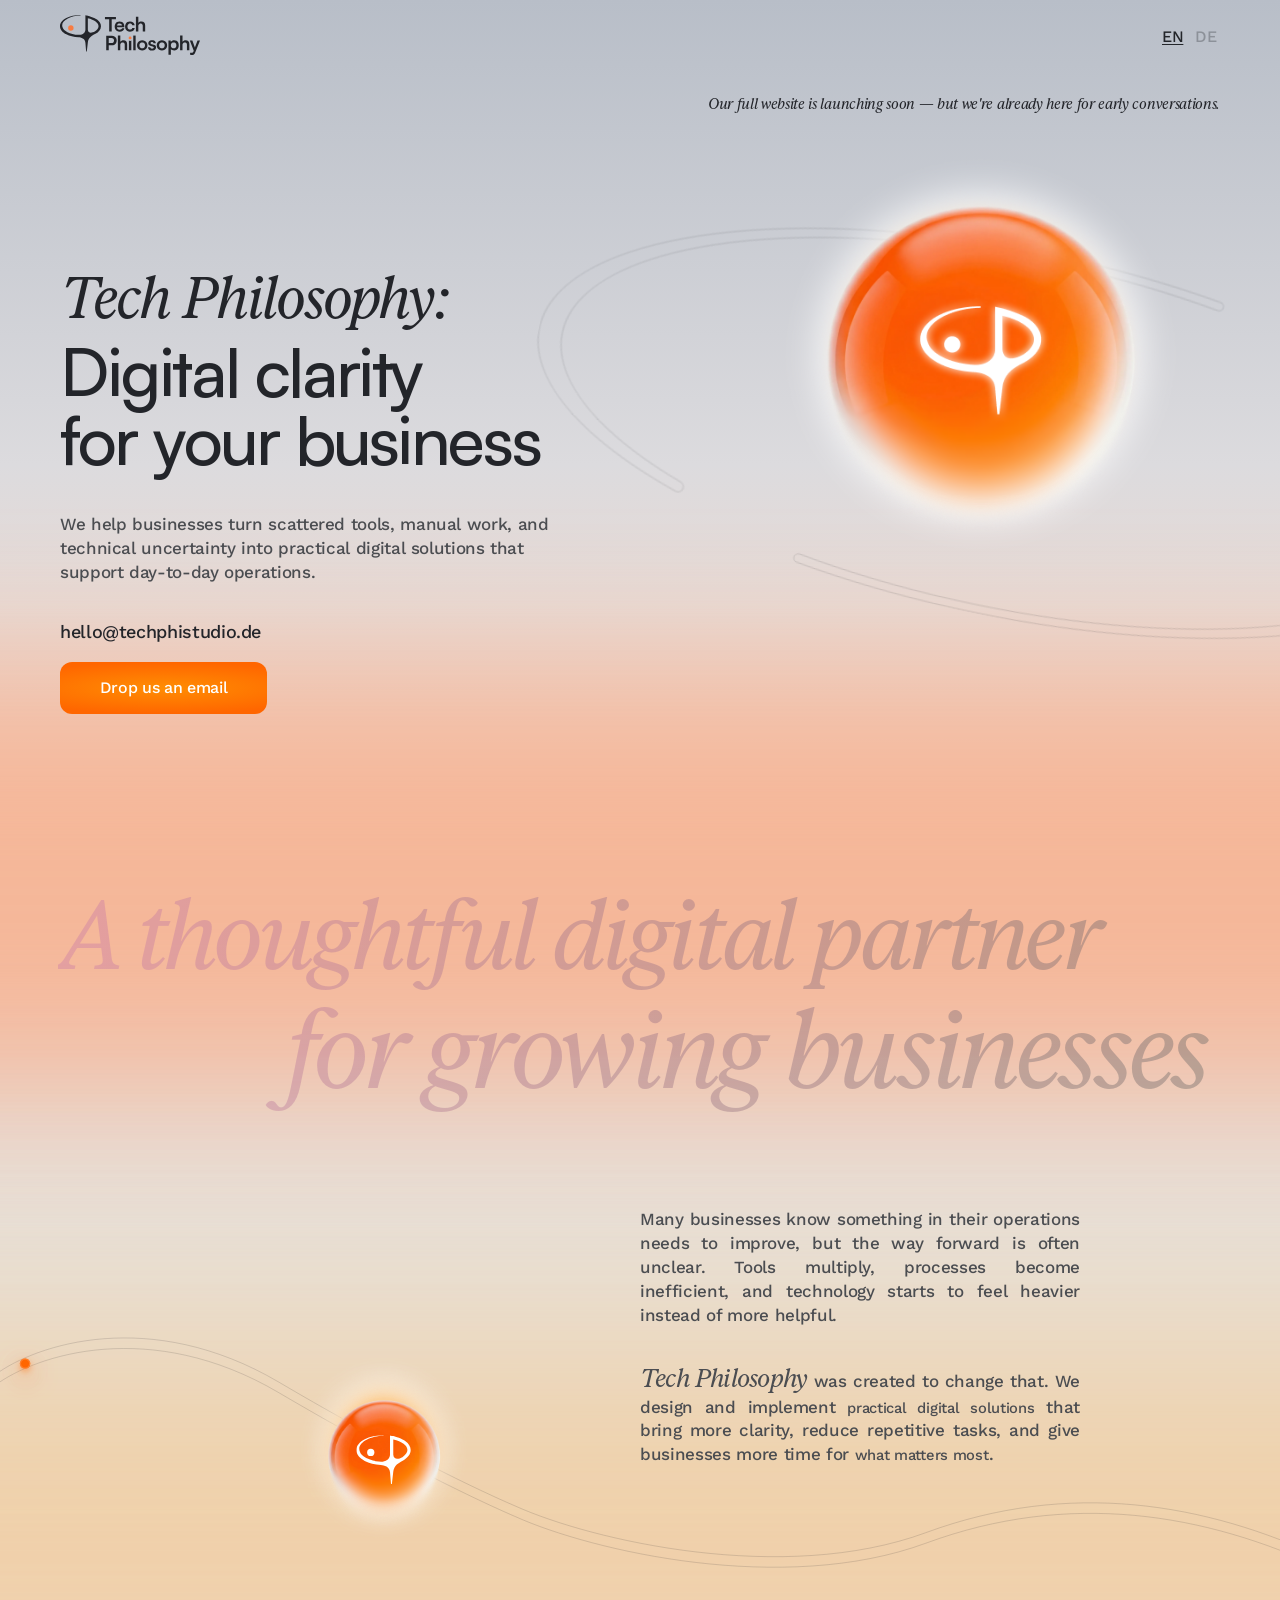
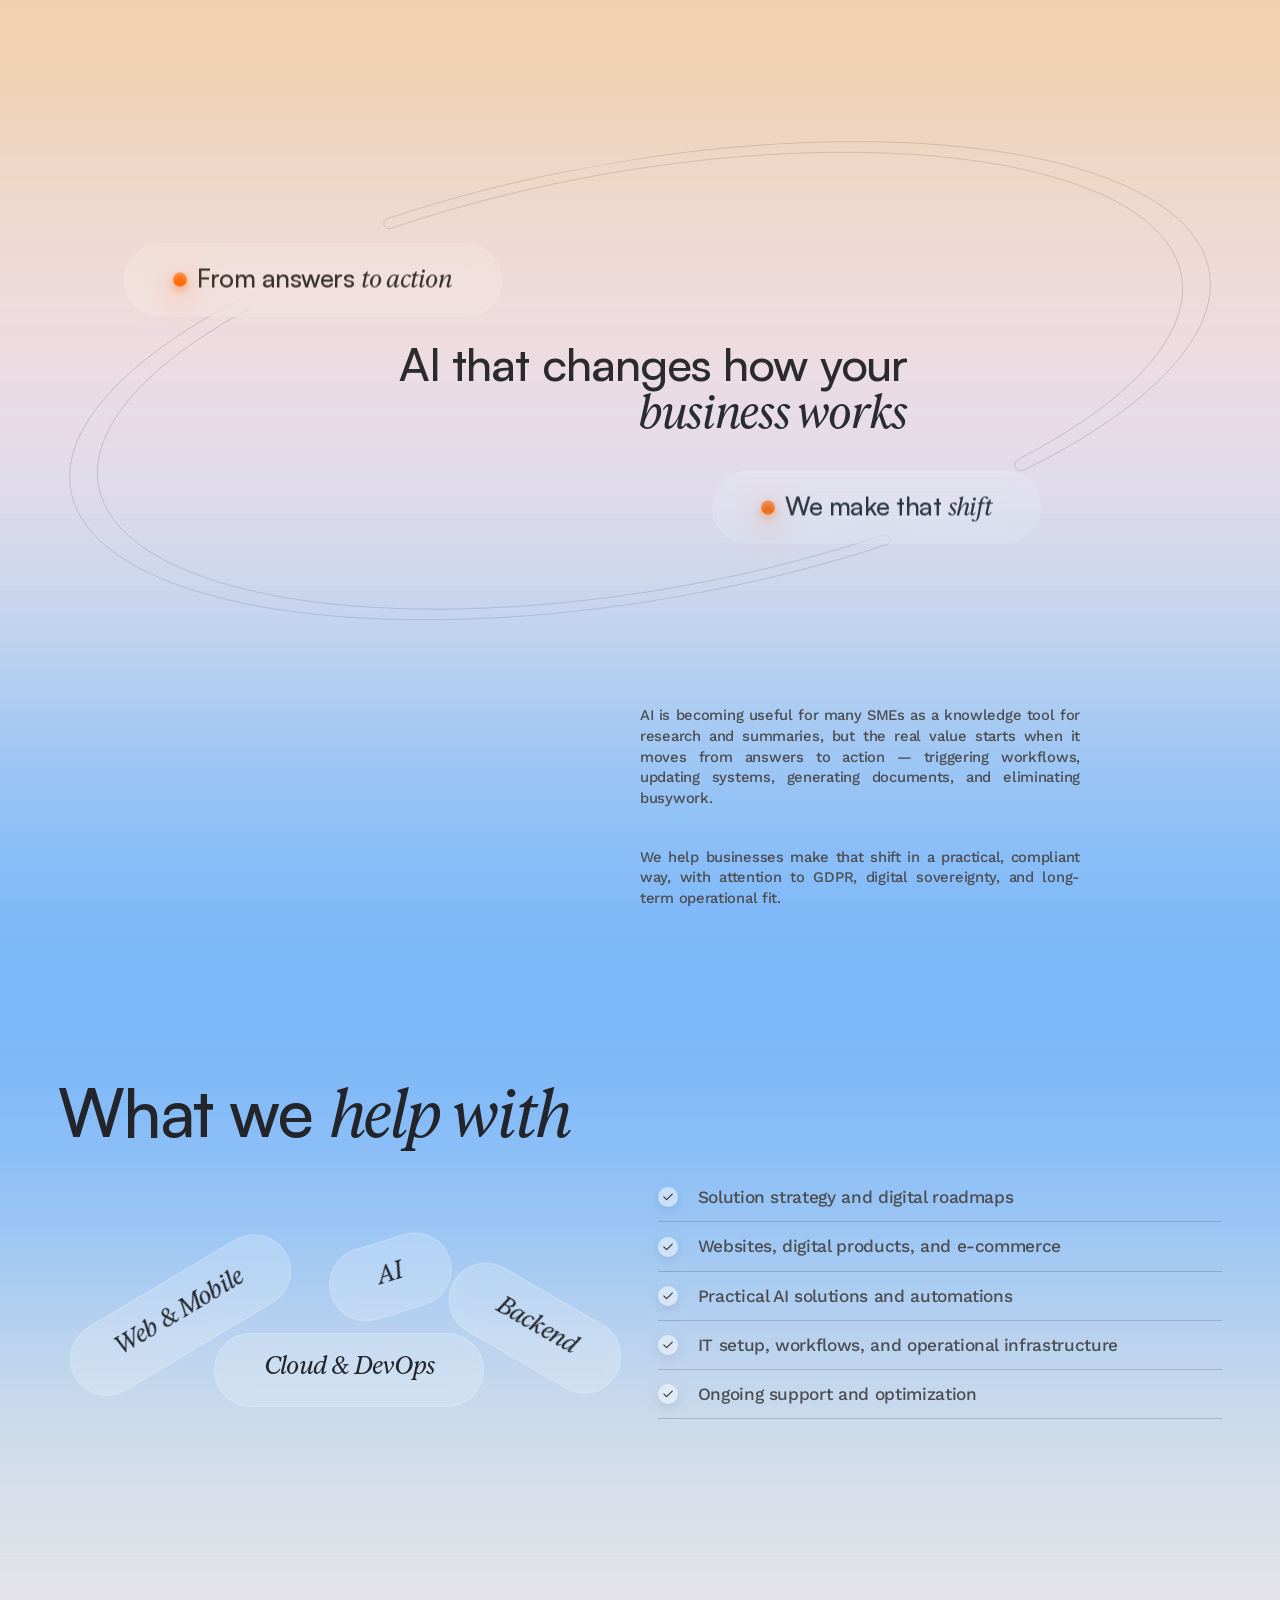
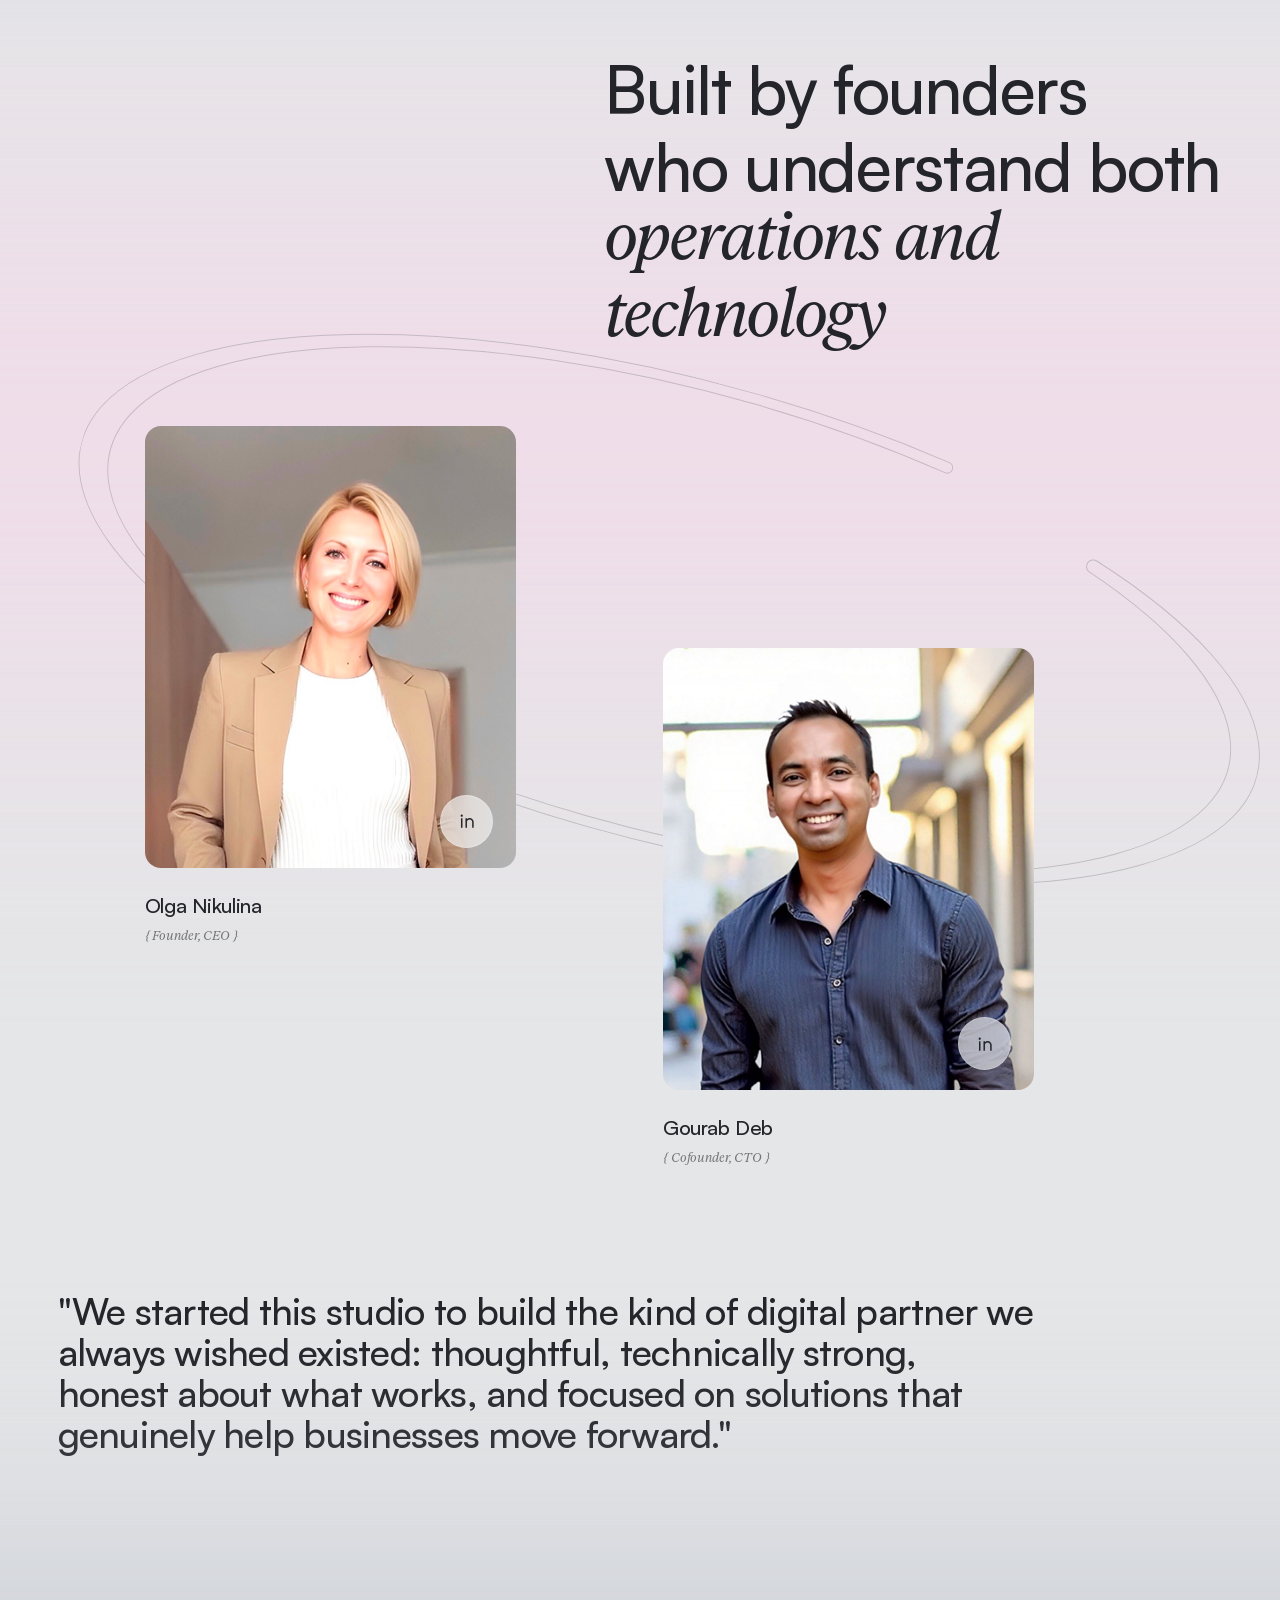
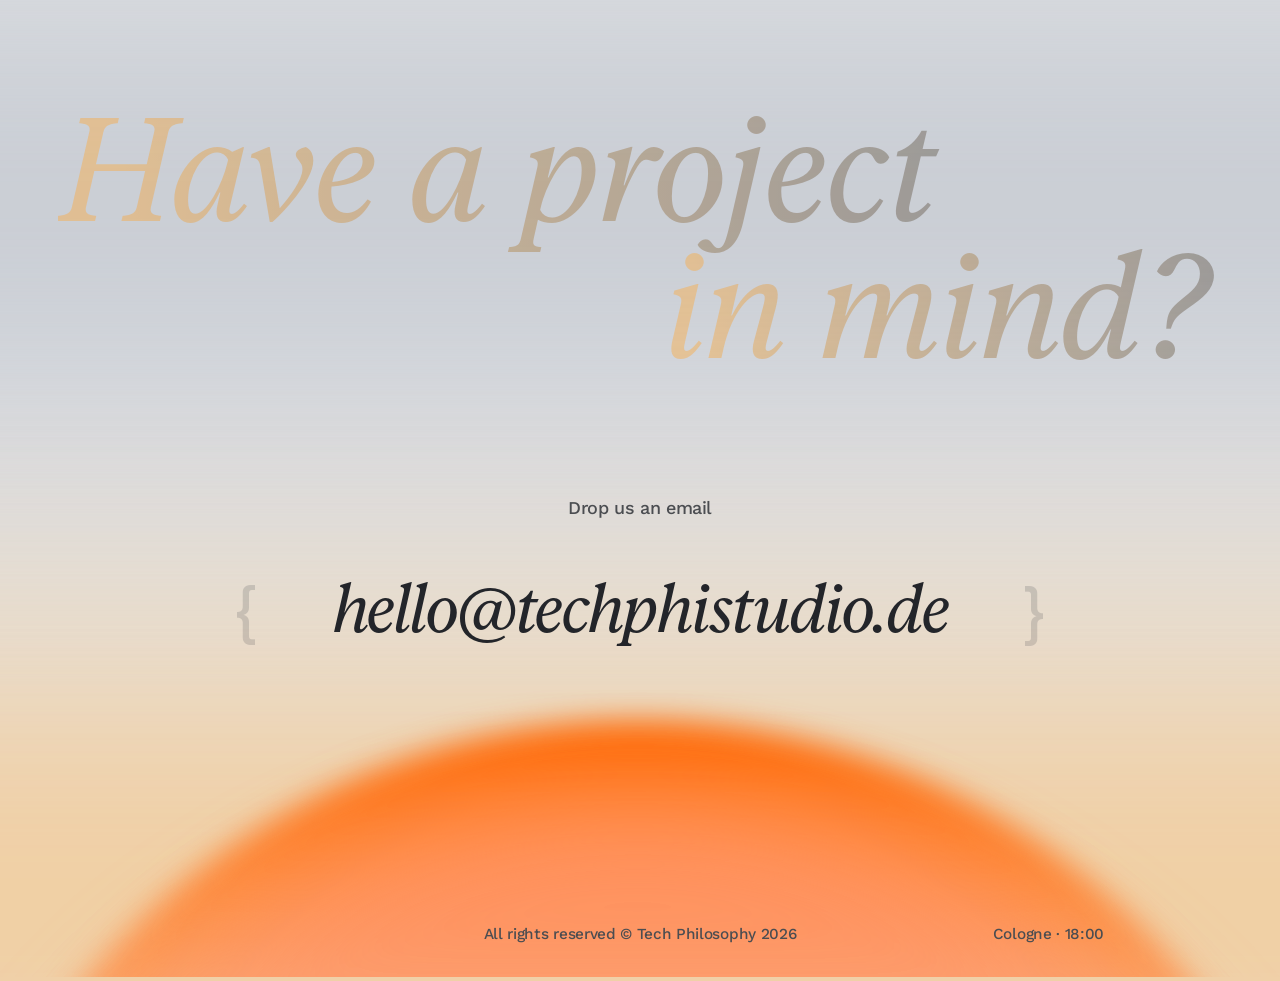
<file: index.html>
<!doctype html>
<html lang="en">

<head>
  <meta charset="UTF-8" />
  <meta name="viewport" content="width=device-width, initial-scale=1.0" />
  <meta name="theme-color" content="#bbc0ca"> <!-- Set Meta Colour for Mobile Browsers -->
  <link rel="stylesheet" href="./css/header.css" />
  <link rel="stylesheet" href="./css/main.css" />
  <link rel="stylesheet" href="./css/responsive.css" />
  <title>Tech Philosophy</title>
</head>

<body>
  <header id="header" class="header">
    <div class="header-container">
      <div class="logo-nav-container">
        <a href="/" class="logo">
          <img src="./assets/img/tech philosophy logo.svg" alt="logo" />
        </a>
      </div>

      <div class="language-selector">
        <p class="language-option active" data-lang="en">EN</p>
        <p class="language-option" data-lang="de">DE</p>
      </div>
    </div>
  </header>

  <div class="main-container">
    <div class="hero-gardient"></div>
    <div class="blur-orange"></div>
    <div class="blur-yellow"></div>
    <div class="blur-blue"></div>
    <div class="blur-gray"></div>
    <div class="blur-yellow2"></div>
    <div class="blur-pink"></div>
    <div class="blur-pink2"></div>

    <div class="an-container">
      <div class="hero">
        <p class="hero-top-text" data-i18n="hero_top_text">Our full website is launching soon — but we're already here
          for early conversations.</p>

        <div class="hero-content-wrapper">
          <div class="hero-content">
            <h1 class="hero-title" data-i18n="hero_title">Tech Philosophy:</h1>
            <h1 class="hero-title-2" data-i18n-html="hero_title_2">
              Digital clarity <br />for your business
            </h1>

            <p class="hero-description" data-i18n="hero_description">
              We help businesses turn scattered tools, manual work, and
              technical uncertainty into practical digital solutions that
              support day-to-day operations.
            </p>

            <p class="hero-email" data-i18n="hero_email">hello@techphistudio.de</p>
            <a class="hero-button" href="mailto:hello@techphistudio.de" data-i18n="hero_button">Drop us an email</a>
          </div>

          <div class="hero-orbit-wrapper">
            <div class="hero-orbit">
              <svg width="100%" height="100%" viewBox="0 0 1320 500" fill="none">
                <path id="orbitPath1" opacity="0.2"
                  d="M859.798 488.255C711.816 505.322 552.158 502.881 408.879 481.474C403.813 480.717 402.059 474.335 406.014 471.065C407.334 469.974 409.052 469.502 410.744 469.768C549.628 491.603 705.613 494.476 849.92 477.832C995.214 461.074 1118.77 425.675 1197.46 378.219C1236.8 354.491 1263.62 328.535 1277.19 301.646C1290.77 274.732 1291.05 246.913 1277.37 219.551C1264.44 193.689 1239.47 169.1 1204.13 146.737C1168.78 124.371 1123.03 104.21 1068.48 87.2168C1062.4 85.322 1061.79 76.8443 1067.55 74.2031C1069.04 73.522 1070.74 73.3989 1072.31 73.8554C1134.44 91.9087 1186.52 113.732 1226.61 138.14C1266.71 162.551 1294.78 189.524 1308.95 217.859C1323.2 246.368 1322.91 275.31 1308.76 303.354C1294.6 331.421 1266.54 358.617 1225.21 383.54C1142.56 433.386 1012.67 470.623 859.798 488.255Z"
                  stroke="#23252A" />
                <path id="orbitPath2" opacity="0.2"
                  d="M460.333 11.7305C605.618 -5.01425 762.238 -2.9664 903.611 17.4229C908.622 18.1455 910.424 24.4212 906.572 27.7207C905.259 28.8453 903.528 29.3413 901.818 29.082C764.777 8.29466 611.827 5.83173 470.205 22.1543C327.588 38.5916 205.812 73.0016 126.888 119.202C87.4261 142.302 59.9378 167.612 45.1807 193.911C30.4123 220.231 28.4061 247.526 39.8848 274.512C50.6802 299.891 73.0509 324.17 105.516 346.442C137.985 368.718 180.584 389.009 231.889 406.401C238.117 408.513 238.51 417.296 232.481 419.846C230.95 420.493 229.22 420.573 227.633 420.073C168.659 401.5 119.73 379.435 82.5742 355.021C45.4127 330.603 20.0641 303.86 8.19141 275.948C-3.75917 247.853 -1.68298 219.455 13.7168 192.01C29.1282 164.544 57.8953 138.017 99.3477 113.752C182.252 65.2211 310.279 29.0249 460.333 11.7305Z"
                  stroke="#23252A" />

                <g id="ball1" style="
                  filter: drop-shadow(0 9px 18.4px #eba87b)
                    drop-shadow(0 4px 4px rgba(255, 102, 0, 0.49));
                " opacity="0">
                  <circle class="core" cx="0" cy="0" r="7" fill="#FF6600" stroke="rgba(255,255,255,0.08)"
                    stroke-width="1" />

                  <circle class="ring" cx="0" cy="0" r="6" fill="none" stroke="rgba(255,255,255,0.25)"
                    stroke-width="1" />
                </g>

                <g id="ball2" style="
                  filter: drop-shadow(0 9px 18.4px #eba87b)
                    drop-shadow(0 4px 4px rgba(255, 102, 0, 0.49));
                " opacity="0">
                  <circle class="core" cx="0" cy="0" r="7" fill="#FF6600" stroke="rgba(255,255,255,0.08)"
                    stroke-width="1" />

                  <circle class="ring" cx="0" cy="0" r="6" fill="none" stroke="rgba(255,255,255,0.25)"
                    stroke-width="1" />
                </g>
              </svg>
            </div>
            <img src="./assets/img/Hero img.png" alt="hero image" class="hero-image" />
          </div>
        </div>
      </div>

      <div class="middle-header-container">
        <p class="middle-header-1" data-i18n="middle_header_1">A thoughtful digital partner</p>
        <p class="middle-header-2" data-i18n="middle_header_2">for growing businesses</p>
      </div>

      <div class="curve-vector-container">
        <div class="curve-text-container">
          <p class="curve-text" data-i18n="curve_text_1">
            Many businesses know something in their operations needs to
            improve, but the way forward is often unclear. Tools multiply,
            processes become inefficient, and technology starts to feel
            heavier instead of more helpful. 
          </p>

          <p class="curve-text curve-text-two" data-i18n-html="curve_text_2">
            <span class="curve-company-name">Tech Philosophy</span> was
            created to change that. We design and implement
            <span class="curve-highlight">practical digital solutions</span>
            that bring more clarity, reduce repetitive tasks, and give
            businesses more time for
            <span class="curve-highlight">what matters most</span>.
          </p>
        </div>
        <div class="curve-media">
          <svg width="100%" viewBox="0 0 1700 350" fill="none" xmlns="http://www.w3.org/2000/svg">

            <!-- TOP PATH -->
            <path id="curveTop"
              d="M-6 75 C48 35 200 -15 370 85 C540 185 650 235 685 250 C785 295 1040 355 1230 285 C1420 215 1600 245 1760 320"
              stroke="#23252A" opacity="0.2" fill="none" />

            <!-- BOTTOM PATH -->
            <path id="curveBottom"
              d="M-6 89 C48 49 200 -1 370 99 C540 199 650 249 685 264 C785 309 1040 369 1230 299 C1420 229 1600 259 1760 334"
              stroke="#23252A" opacity="0.2" fill="none" />

            <!-- BALL -->
            <g id="movingBall"
              style="filter:drop-shadow(0 9px 18px #eba87b) drop-shadow(0 4px 4px rgba(255, 102, 0, 0.49));">
              <circle cx="0" cy="0" r="7" fill="#FF6600" stroke="rgba(255,255,255,0.08)" stroke-width="1" />
              <circle cx="0" cy="0" r="6" fill="none" stroke="rgba(255,255,255,0.25)" stroke-width="1" />
            </g>

          </svg>

          <div class="curve-image-container">
            <img src="./assets/img/Hero img (2).png" alt="curve image" class="curve-image" />
            <img src="./assets/img/symbol.svg" alt="curve image 2" class="curve-image-2" />
          </div>
        </div>


      </div>

      <div class="central-vector-container">
        <div class="central-vector">
          <svg width="100%" viewBox="0 0 1320 500" fill="none" preserveAspectRatio="xMidYMid meet">
            <path id="orbitPath1Center" opacity="0.2"
              d="M859.798 488.255C711.816 505.322 552.158 502.881 408.879 481.474C403.813 480.717 402.059 474.335 406.014 471.065C407.334 469.974 409.052 469.502 410.744 469.768C549.628 491.603 705.613 494.476 849.92 477.832C995.214 461.074 1118.77 425.675 1197.46 378.219C1236.8 354.491 1263.62 328.535 1277.19 301.646C1290.77 274.732 1291.05 246.913 1277.37 219.551C1264.44 193.689 1239.47 169.1 1204.13 146.737C1168.78 124.371 1123.03 104.21 1068.48 87.2168C1062.4 85.322 1061.79 76.8443 1067.55 74.2031C1069.04 73.522 1070.74 73.3989 1072.31 73.8554C1134.44 91.9087 1186.52 113.732 1226.61 138.14C1266.71 162.551 1294.78 189.524 1308.95 217.859C1323.2 246.368 1322.91 275.31 1308.76 303.354C1294.6 331.421 1266.54 358.617 1225.21 383.54C1142.56 433.386 1012.67 470.623 859.798 488.255Z"
              stroke="#23252A" />
            <path id="orbitPath2Center" opacity="0.2"
              d="M460.333 11.7305C605.618 -5.01425 762.238 -2.9664 903.611 17.4229C908.622 18.1455 910.424 24.4212 906.572 27.7207C905.259 28.8453 903.528 29.3413 901.818 29.082C764.777 8.29466 611.827 5.83173 470.205 22.1543C327.588 38.5916 205.812 73.0016 126.888 119.202C87.4261 142.302 59.9378 167.612 45.1807 193.911C30.4123 220.231 28.4061 247.526 39.8848 274.512C50.6802 299.891 73.0509 324.17 105.516 346.442C137.985 368.718 180.584 389.009 231.889 406.401C238.117 408.513 238.51 417.296 232.481 419.846C230.95 420.493 229.22 420.573 227.633 420.073C168.659 401.5 119.73 379.435 82.5742 355.021C45.4127 330.603 20.0641 303.86 8.19141 275.948C-3.75917 247.853 -1.68298 219.455 13.7168 192.01C29.1282 164.544 57.8953 138.017 99.3477 113.752C182.252 65.2211 310.279 29.0249 460.333 11.7305Z"
              stroke="#23252A" />

            <g id="ball1Center" style="
                  filter: drop-shadow(0 9px 18.4px #eba87b)
                    drop-shadow(0 4px 4px rgba(255, 102, 0, 0.49));
                " opacity="0">
              <circle class="core" cx="0" cy="0" r="7" fill="#FF6600" stroke="rgba(255,255,255,0.08)"
                stroke-width="1" />

              <circle class="ring" cx="0" cy="0" r="6" fill="none" stroke="rgba(255,255,255,0.25)" stroke-width="1" />
            </g>

            <g id="ball2Center" style="
                  filter: drop-shadow(0 9px 18.4px #eba87b)
                    drop-shadow(0 4px 4px rgba(255, 102, 0, 0.49));
                " opacity="0">
              <circle class="core" cx="0" cy="0" r="7" fill="#FF6600" stroke="rgba(255,255,255,0.08)"
                stroke-width="1" />

              <circle class="ring" cx="0" cy="0" r="6" fill="none" stroke="rgba(255,255,255,0.25)" stroke-width="1" />
            </g>
          </svg>
        </div>

        <div class="central-vector-text text-1">
          <div class="vector-ellipse"></div>
          <span data-i18n-html="central_vector_text_1">From answers <span class="central-vector-span-text">to
              action</span></span>
        </div>
        <div class="central-vector-text text-2">
          <div class="vector-ellipse"></div>
          <span data-i18n-html="central_vector_text_2">We make that <span
              class="central-vector-span-text">shift</span></span>
        </div>

        <div class="central-vector-main-text" data-i18n-html="central_vector_main_text">
          AI that changes how your<br /><span class="central-vector-main-span-text">business works</span>
        </div>
      </div>

      <div class="what-we-help-container">
        <div class="what-we-help-container-upper-text">
          <p class="what_we_help_upper" data-i18n="what_we_help_upper_1">
            AI is becoming useful for many SMEs as a knowledge tool for research and summaries, but the real value
            starts when it moves from answers to action — triggering workflows, updating systems, generating documents,
            and eliminating busywork.
          </p>

          <p class="what_we_help_upper" data-i18n="what_we_help_upper_2">
            We help businesses make that shift in a practical, compliant way, with attention to GDPR, digital
            sovereignty, and long-term operational fit.
          </p>
        </div>

        <div class="what-we-help-bottom-container">
          <p class="what-we-help-header" data-i18n-html="what_we_help_header">What we <span class="what-we-help-header-span">help with</span></p>
          <div class="what-we-help-container-lower">
            <div class="our-technologies">
              <div class="our-technologies-item cloud-devops">
                Cloud & DevOps
              </div>
              <div class="our-technologies-item web-mobile">
                Web & Mobile
              </div>
              <div class="our-technologies-item ai">
                AI
              </div>
              <div class="our-technologies-item backend">
                Backend
              </div>
            </div>

            <div class="learn-about-features-container">
              <div class="learn-about-text-container">
                <div class="learn-about-svg-container">
                  <img class="learn-about-svg" src="./assets/img/mingcute_check-line.svg"
                    alt="Founding Client Program" />
                </div>
                <p data-i18n="learn_about_1">Solution strategy and digital roadmaps</p>
              </div>

              <hr />

              <div class="learn-about-text-container">
                <div class="learn-about-svg-container">
                  <img class="learn-about-svg" src="./assets/img/mingcute_check-line.svg"
                    alt="Founding Client Program" />
                </div>
                <p data-i18n="learn_about_2">Websites, digital products, and e-commerce</p>
              </div>

              <hr />

              <div class="learn-about-text-container">
                <div class="learn-about-svg-container">
                  <img class="learn-about-svg" src="./assets/img/mingcute_check-line.svg"
                    alt="Founding Client Program" />
                </div>
                <p data-i18n="learn_about_3">Practical AI solutions and automations</p>
              </div>

              <hr />

              <div class="learn-about-text-container">
                <div class="learn-about-svg-container">
                  <img class="learn-about-svg" src="./assets/img/mingcute_check-line.svg"
                    alt="Founding Client Program" />
                </div>
                <p data-i18n="learn_about_4">IT setup, workflows, and operational infrastructure</p>
              </div>

              <hr />

              <div class="learn-about-text-container">
                <div class="learn-about-svg-container">
                  <img class="learn-about-svg" src="./assets/img/mingcute_check-line.svg"
                    alt="Founding Client Program" />
                </div>
                <p data-i18n="learn_about_5">Ongoing support and optimization</p>
              </div>

              <hr />
            </div>
          </div>
        </div>
      </div>

      <div class="about-container">
        <div class="about">
          <div class="header-container2">
            <div class="about-header">
              <h1 class="header-title" data-i18n-html="about_header_title">Built by founders<br /> who understand both
              </h1>
              <h1 class="header-title2" data-i18n-html="about_header_title2">operations and<br /> technology</h1>
            </div>
          </div>

          <div class="orbit-profiles-wrap">
            <div class="orbit-section">
              <svg width="100%" height="500" viewBox="0 0 1320 500" fill="none">
                <path id="orbitPath1About" opacity="0.2"
                  d="M859.798 488.255C711.816 505.322 552.158 502.881 408.879 481.474C403.813 480.717 402.059 474.335 406.014 471.065C407.334 469.974 409.052 469.502 410.744 469.768C549.628 491.603 705.613 494.476 849.92 477.832C995.214 461.074 1118.77 425.675 1197.46 378.219C1236.8 354.491 1263.62 328.535 1277.19 301.646C1290.77 274.732 1291.05 246.913 1277.37 219.551C1264.44 193.689 1239.47 169.1 1204.13 146.737C1168.78 124.371 1123.03 104.21 1068.48 87.2168C1062.4 85.322 1061.79 76.8443 1067.55 74.2031C1069.04 73.522 1070.74 73.3989 1072.31 73.8554C1134.44 91.9087 1186.52 113.732 1226.61 138.14C1266.71 162.551 1294.78 189.524 1308.95 217.859C1323.2 246.368 1322.91 275.31 1308.76 303.354C1294.6 331.421 1266.54 358.617 1225.21 383.54C1142.56 433.386 1012.67 470.623 859.798 488.255Z"
                  stroke="#23252A" />
                <path id="orbitPath2About" opacity="0.2"
                  d="M460.333 11.7305C605.618 -5.01425 762.238 -2.9664 903.611 17.4229C908.622 18.1455 910.424 24.4212 906.572 27.7207C905.259 28.8453 903.528 29.3413 901.818 29.082C764.777 8.29466 611.827 5.83173 470.205 22.1543C327.588 38.5916 205.812 73.0016 126.888 119.202C87.4261 142.302 59.9378 167.612 45.1807 193.911C30.4123 220.231 28.4061 247.526 39.8848 274.512C50.6802 299.891 73.0509 324.17 105.516 346.442C137.985 368.718 180.584 389.009 231.889 406.401C238.117 408.513 238.51 417.296 232.481 419.846C230.95 420.493 229.22 420.573 227.633 420.073C168.659 401.5 119.73 379.435 82.5742 355.021C45.4127 330.603 20.0641 303.86 8.19141 275.948C-3.75917 247.853 -1.68298 219.455 13.7168 192.01C29.1282 164.544 57.8953 138.017 99.3477 113.752C182.252 65.2211 310.279 29.0249 460.333 11.7305Z"
                  stroke="#23252A" />

                <g id="ball1About" style="
                  filter: drop-shadow(0 9px 18.4px #eba87b)
                    drop-shadow(0 4px 4px rgba(255, 102, 0, 0.49));
                " opacity="0">
                  <circle class="core" cx="0" cy="0" r="7" fill="#FF6600" stroke="rgba(255,255,255,0.08)"
                    stroke-width="1" />

                  <circle class="ring" cx="0" cy="0" r="6" fill="none" stroke="rgba(255,255,255,0.25)"
                    stroke-width="1" />
                </g>

                <g id="ball2About" style="
                  filter: drop-shadow(0 9px 18.4px #eba87b)
                    drop-shadow(0 4px 4px rgba(255, 102, 0, 0.49));
                " opacity="0">
                  <circle class="core" cx="0" cy="0" r="7" fill="#FF6600" stroke="rgba(255,255,255,0.08)"
                    stroke-width="1" />

                  <circle class="ring" cx="0" cy="0" r="6" fill="none" stroke="rgba(255,255,255,0.25)"
                    stroke-width="1" />
                </g>
              </svg>
            </div>

            <div class="profiles-row">
              <div class="profile-container3">
                <svg class="profile-orbit-mobile" width="355" height="251" viewBox="0 0 355 251" fill="none"
                  xmlns="http://www.w3.org/2000/svg">
                  <path id="orbitPath1Mobile" opacity="0.2"
                    d="M302.137 93.9131C302.568 93.7878 303.043 93.8977 303.455 94.2783C333.528 122.085 351.498 152.028 354.156 178.578C355.496 191.963 352.899 204.028 346.688 214.285C340.476 224.545 330.63 233.027 317.424 239.212C290.998 251.587 252.98 253.889 210.451 245.613C169.309 237.607 126.728 220.242 90.1787 196.614C89.6037 196.242 89.2543 195.458 89.2432 194.577C89.2321 193.697 89.5616 192.885 90.1338 192.475C90.552 192.175 91.0225 192.167 91.4424 192.444C126.82 215.798 168.408 232.968 208.572 240.783C249.085 248.667 285.434 246.504 310.796 234.627C323.484 228.685 332.999 220.509 339.018 210.569C345.037 200.627 347.54 188.951 346.248 176.045C343.802 151.612 327.92 124.355 301.496 98.8574C300.808 98.1931 300.533 97.073 300.688 96.0107C300.844 94.9357 301.401 94.1272 302.137 93.9131Z"
                    stroke="#23252A" />
                  <path id="orbitPath2Mobile" opacity="0.2"
                    d="M39.0293 11.123C65.4114 -0.678176 102.841 -2.73454 144.584 5.39355C184.972 13.2578 226.77 30.1452 262.895 53.1494C263.463 53.5114 263.814 54.2822 263.833 55.1543C263.852 56.0245 263.534 56.836 262.972 57.2568C262.552 57.5705 262.078 57.5847 261.656 57.3105C226.684 34.585 185.876 17.8984 146.461 10.2236C106.696 2.4807 70.9141 4.4103 45.6006 15.7334C20.2529 27.0719 7.06379 47.0961 8.53125 72.1758C9.91211 95.773 24.1779 122.298 48.8047 147.477C49.5062 148.194 49.763 149.365 49.5801 150.452C49.3947 151.554 48.8038 152.36 48.042 152.547C47.5992 152.655 47.1135 152.524 46.6973 152.118C18.4113 124.528 2.11987 95.2663 0.614258 69.54C-0.902326 43.6236 12.6815 22.909 39.0293 11.123Z"
                    stroke="#23252A" />
                  <g id="ball1Mobile" style="filter:drop-shadow(0 9px 18.4px #eba87b) drop-shadow(0 4px 4px rgba(255,102,0,0.49));" opacity="0">
                    <circle class="core" cx="0" cy="0" r="18" fill="#FF6600" stroke="rgba(255,255,255,0.08)" stroke-width="1" />
                    <circle class="ring" cx="0" cy="0" r="17" fill="none" stroke="rgba(255,255,255,0.25)" stroke-width="1" />
                  </g>
                  <g id="ball2Mobile" style="filter:drop-shadow(0 9px 18.4px #eba87b) drop-shadow(0 4px 4px rgba(255,102,0,0.49));" opacity="0">
                    <circle class="core" cx="0" cy="0" r="18" fill="#FF6600" stroke="rgba(255,255,255,0.08)" stroke-width="1" />
                    <circle class="ring" cx="0" cy="0" r="17" fill="none" stroke="rgba(255,255,255,0.25)" stroke-width="1" />
                  </g>
                </svg>
                <div class="profile-card-img-wrap">
                  <img class="profile-image-container" alt="Olga Nikulina" src="./assets/img/olga.png" />
                  <a href="https://www.linkedin.com/in/olga-nikulina-867b0032/" target="_blank" class="linkedin-badge"
                    aria-label="LinkedIn">
                    <svg width="22" height="22" viewBox="0 0 22 22" fill="none" xmlns="http://www.w3.org/2000/svg">
                      <path
                        d="M11.0026 8.75482C11.8432 7.8959 12.9377 7.33398 14.2109 7.33398C15.5481 7.33398 16.8304 7.86516 17.7759 8.81065C18.7214 9.75615 19.2526 11.0385 19.2526 12.3757V19.2507H17.4193V12.3757C17.4193 11.5247 17.0813 10.7087 16.4796 10.107C15.8779 9.50534 15.0618 9.16732 14.2109 9.16732C13.36 9.16732 12.544 9.50534 11.9423 10.107C11.3406 10.7087 11.0026 11.5247 11.0026 12.3757V19.2507H9.16927V7.79232H11.0026V8.75482ZM4.58594 5.95898C4.22126 5.95898 3.87153 5.81412 3.61367 5.55626C3.3558 5.29839 3.21094 4.94866 3.21094 4.58398C3.21094 4.21931 3.3558 3.86958 3.61367 3.61171C3.87153 3.35385 4.22126 3.20898 4.58594 3.20898C4.95061 3.20898 5.30035 3.35385 5.55821 3.61171C5.81607 3.86958 5.96094 4.21931 5.96094 4.58398C5.96094 4.94866 5.81607 5.29839 5.55821 5.55626C5.30035 5.81412 4.95061 5.95898 4.58594 5.95898ZM3.66927 7.79232H5.5026V19.2507H3.66927V7.79232Z"
                        fill="#23252A" />
                    </svg>
                  </a>
                </div>
                <div class="profile-info-container">
                  <div class="profile-info3">
                    <h3 class="mission-title">Olga Nikulina</h3>
                    <p class="profile-role">{ Founder, CEO }</p>
                  </div>
                </div>
              </div>

              <div class="profile-container4">
                <svg class="profile-orbit-mobile" width="355" height="251" viewBox="0 0 355 251" fill="none" xmlns="http://www.w3.org/2000/svg">
                  <path id="orbitPath1Mobile2" opacity="0.2"
                    d="M52.8633 93.9131C52.432 93.7878 51.9566 93.8977 51.5449 94.2783C21.4724 122.085 3.50178 152.028 0.84375 178.578C-0.49621 191.963 2.10076 204.028 8.31152 214.285C14.5238 224.545 24.3702 233.027 37.5762 239.212C64.0019 251.587 102.02 253.889 144.549 245.613C185.691 237.607 228.272 220.242 264.821 196.614C265.396 196.242 265.746 195.458 265.757 194.577C265.768 193.697 265.438 192.885 264.866 192.475C264.448 192.175 263.978 192.167 263.558 192.444C228.18 215.798 186.592 232.968 146.428 240.783C105.915 248.667 69.566 246.504 44.2041 234.627C31.5164 228.685 22.0009 220.509 15.9824 210.569C9.96255 200.627 7.45991 188.951 8.75195 176.045C11.198 151.612 27.0804 124.355 53.5039 98.8574C54.1923 98.1931 54.4669 97.073 54.3125 96.0107C54.1561 94.9357 53.5994 94.1272 52.8633 93.9131Z"
                    stroke="#23252A" />
                  <path id="orbitPath2Mobile2" opacity="0.2"
                    d="M315.971 11.123C289.589 -0.678176 252.159 -2.73454 210.416 5.39355C170.028 13.2578 128.23 30.1452 92.1055 53.1494C91.537 53.5114 91.1856 54.2822 91.167 55.1543C91.1485 56.0245 91.4657 56.836 92.0283 57.2568C92.4479 57.5705 92.9217 57.5847 93.3438 57.3105C128.316 34.585 169.124 17.8984 208.539 10.2236C248.304 2.4807 284.086 4.4103 309.399 15.7334C334.747 27.0719 347.936 47.0961 346.469 72.1758C345.088 95.773 330.822 122.298 306.195 147.477C305.494 148.194 305.237 149.365 305.42 150.452C305.605 151.554 306.196 152.36 306.958 152.547C307.401 152.655 307.886 152.524 308.303 152.118C336.589 124.528 352.88 95.2663 354.386 69.54C355.902 43.6236 342.319 22.909 315.971 11.123Z"
                    stroke="#23252A" />
                  <g id="ball1Mobile2" style="filter:drop-shadow(0 9px 18.4px #eba87b) drop-shadow(0 4px 4px rgba(255,102,0,0.49));" opacity="0">
                    <circle class="core" cx="0" cy="0" r="18" fill="#FF6600" stroke="rgba(255,255,255,0.08)" stroke-width="1" />
                    <circle class="ring" cx="0" cy="0" r="17" fill="none" stroke="rgba(255,255,255,0.25)" stroke-width="1" />
                  </g>
                  <g id="ball2Mobile2" style="filter:drop-shadow(0 9px 18.4px #eba87b) drop-shadow(0 4px 4px rgba(255,102,0,0.49));" opacity="0">
                    <circle class="core" cx="0" cy="0" r="18" fill="#FF6600" stroke="rgba(255,255,255,0.08)" stroke-width="1" />
                    <circle class="ring" cx="0" cy="0" r="17" fill="none" stroke="rgba(255,255,255,0.25)" stroke-width="1" />
                  </g>
                </svg>
                <div class="profile-card-img-wrap">
                  <img class="profile-image-container" alt="Gourab Deb" src="./assets/img/gourab.png" />
                  <a href="https://www.linkedin.com/in/gourab-deb-54496246/" target="_blank" class="linkedin-badge"
                    aria-label="LinkedIn">
                    <svg width="22" height="22" viewBox="0 0 22 22" fill="none" xmlns="http://www.w3.org/2000/svg">
                      <path
                        d="M11.0026 8.75482C11.8432 7.8959 12.9377 7.33398 14.2109 7.33398C15.5481 7.33398 16.8304 7.86516 17.7759 8.81065C18.7214 9.75615 19.2526 11.0385 19.2526 12.3757V19.2507H17.4193V12.3757C17.4193 11.5247 17.0813 10.7087 16.4796 10.107C15.8779 9.50534 15.0618 9.16732 14.2109 9.16732C13.36 9.16732 12.544 9.50534 11.9423 10.107C11.3406 10.7087 11.0026 11.5247 11.0026 12.3757V19.2507H9.16927V7.79232H11.0026V8.75482ZM4.58594 5.95898C4.22126 5.95898 3.87153 5.81412 3.61367 5.55626C3.3558 5.29839 3.21094 4.94866 3.21094 4.58398C3.21094 4.21931 3.3558 3.86958 3.61367 3.61171C3.87153 3.35385 4.22126 3.20898 4.58594 3.20898C4.95061 3.20898 5.30035 3.35385 5.55821 3.61171C5.81607 3.86958 5.96094 4.21931 5.96094 4.58398C5.96094 4.94866 5.81607 5.29839 5.55821 5.55626C5.30035 5.81412 4.95061 5.95898 4.58594 5.95898ZM3.66927 7.79232H5.5026V19.2507H3.66927V7.79232Z"
                        fill="#23252A" />
                    </svg>
                  </a>
                </div>
                <div class="profile-info-container">
                  <div class="profile-info3">
                    <h3 class="mission-title">Gourab Deb</h3>
                    <p class="profile-role">{ Cofounder, CTO }</p>
                  </div>
                </div>
              </div>
            </div>
          </div>

          <div class="about-text-container">
            <p data-i18n="about_quote">
              “We started this studio to build the kind of digital partner we always wished existed: thoughtful,
              technically strong, honest about what works, and focused on solutions that genuinely help businesses move
              forward.”
            </p>
          </div>
        </div>
      </div>

      <div class="project-header-container">
        <p class="project-header title-1" data-i18n="project_header_1">Have a project</p>
        <p class="project-header title-2" data-i18n="project_header_2">in mind?</p>
      </div>

      <div class="contact-container">
        <div class="contact-text-container">
          <p class="contact-header" data-i18n="contact_header">Drop us an email</p>
          <div class="email-container">
            <div class="curly-brace">}</div>
            <a href="mailto:hello@techphistudio.de" target="_blank" class="email-address">hello@techphistudio.de</a>
            <div class="curly-brace-2">}</div>
          </div>
        </div>

        <div class="contact-svg">
          <img src="./assets/img/Ellipse 21895.svg" class="footer-svg" alt="Footer Gradient" />
        </div>

        <div class="contact-language-container">
          <p class="contact-language-option" data-i18n="copy_right">All rights reserved © Tech Philosophy 2026</p>
          <p class="contact-language-option-2"><span data-i18n="contact_location"></span> · <span
              id="localTime">--:--</span></p>
        </div>
      </div>
    </div>
  </div>

  <script src="./js/i18n.js"></script>
  <script src="./js/header.js"></script>
  <script src="./js/orbit.js"></script>
</body>

</html>
</file>
<file: css/header.css>
/* HEADER BASE */
.header {
  position: fixed;
  width: 100%;
  top: 0;
  z-index: 999;
  transition:
    background 0.3s ease,
    backdrop-filter 0.3s ease;
  background: transparent;
}

.scrolled {
  background: rgba(255, 255, 255, 0.2);
  backdrop-filter: blur(20px);
}

/* CONTAINER */
.header-container {
  padding: 10px 60px;
  margin: auto;
  width: 100%;
  box-sizing: border-box;
  display: flex;
  align-items: center;
  justify-content: space-between;
}

/* LOGO + NAV */
.logo-nav-container {
  display: flex;
  align-items: center;
  justify-content: center;
}

/* LOGO */
.logo img {
  width: 140px;
  height: 40px;
}

.language-selector {
  display: flex;
  width: 58px;
  align-items: center;
  gap: 12px;
  flex-shrink: 0;
}

.language-option {
  color: #23252a;
  font-family: "Work Sans", sans-serif;
  font-size: 16px;
  font-style: normal;
  font-weight: 400;
  line-height: 140%;
  letter-spacing: -0.32px;
  cursor: pointer;
  opacity: 0.3;
}

.active {
  text-decoration-line: underline;
  text-decoration-style: solid;
  text-decoration-skip-ink: auto;
  text-decoration-thickness: auto;
  text-underline-offset: auto;
  text-underline-position: from-font;

  opacity: 1;
}

/* MOBILE */
@media (max-width: 992px) {
  .header-container {
    padding: 16px;
  }
}
</file>
<file: css/main.css>
html,
body {
  height: 100%;
  margin: 0;
  padding: 0;
  scroll-behavior: smooth;
}

@font-face {
  font-family: "Ivar Text";
  src: url("../assets/font/IvarText-Italic.otf") format("opentype");
  font-style: italic;
}

@font-face {
  font-family: "Satoshi";
  src: url("../assets/font/Satoshi-Medium.ttf") format("truetype");
  font-weight: 500;
}

@font-face {
  font-family: "Work Sans";
  src: url("../assets/font/WorkSans-Medium.ttf") format("truetype");
  font-weight: 500;
}

/* Layer Gradients */

.hero-gardient {
  position: absolute;
  top: 0;
  left: 0;
  width: 100%;
  height: 900px;
  z-index: 0;
  background: linear-gradient(
    180deg,
    #b8bec8 0%,
    #dcdbde 51.57%,
    #e7dad5 67.11%,
    #f1cab9 84.79%,
    #f5b799 100%
  );
}

.blur-orange {
  position: absolute;
  top: 700px;
  left: -20%;
  width: 200%;
  height: 400px;
  z-index: 0;
  background: #f5b799;
  filter: blur(80px);
}

.blur-yellow {
  position: absolute;
  top: 1685px;
  left: -20%;
  width: 200%;
  height: 353px;
  z-index: 0;
  opacity: 0.6;
  background: #ffb34f;
  filter: blur(142px);
}

.blur-blue {
  position: absolute;
  top: 2654px;
  left: -20%;
  width: 200%;
  height: 808px;
  z-index: 0;
  background: #74b4fa;
  filter: blur(142px);
}

.blur-gray {
  position: absolute;
  top: 5109px;
  left: -20%;
  width: 200%;
  height: 505px;
  z-index: 0;
  background: #b8bec8;
  filter: blur(142px);
}

.blur-yellow2 {
  position: absolute;
  bottom: -100px;
  left: -20%;
  width: 200%;
  height: 479px;
  z-index: 0;
  opacity: 0.6;
  background: #ffb34f;
  filter: blur(142px);
}

.blur-pink {
  position: absolute;
  top: 2062px;
  left: -20%;
  width: 200%;
  height: 353px;
  z-index: 0;
  opacity: 0.6;
  background: #f9d5ea;
  filter: blur(142px);
}

.blur-pink2 {
  position: absolute;
  top: 4162px;
  left: -20%;
  width: 200%;
  height: 605px;
  z-index: 0;
  opacity: 0.6;
  background: #f9d5ea;
  filter: blur(142px);
}

/* Container Layout */

.main-container {
  background: #e5e6e8;
  position: relative;
  z-index: 0;
  overflow: hidden;
}

.an-container {
  margin-left: auto;
  margin-right: auto;
  position: relative;
  overflow: hidden;
}

/* Hero Section */

.hero {
  width: 100%;
  min-height: 800px;
  padding: 0px 60px;
  box-sizing: border-box;
  position: relative;
  z-index: 1;
}

.hero-top-text {
  color: #23252a;
  font-family: "Ivar Text", serif;
  font-size: 16px;
  font-style: italic;
  font-weight: 400;
  line-height: 140%;
  letter-spacing: -0.32px;

  position: absolute;
  top: 56px;
  right: 60px;
}

.hero-content-wrapper {
  width: 100%;
  display: flex;
  justify-content: space-between;
  align-items: flex-start;
  padding-top: 220px;
}

.hero-title {
  align-self: stretch;
  color: #23252a;
  font-family: "Ivar Text", serif;
  font-size: 68px;
  font-style: italic;
  font-weight: 400;
  line-height: 116%;
  letter-spacing: -2.04px;
  margin: 0;
  opacity: 0;
  translate: -48px 0;
  animation: heroTextRevealLeft 0.6s ease-out 1.9s forwards;
}

.hero-title-2 {
  color: #23252a;
  font-family: "Satoshi", sans-serif;
  font-size: 80px;
  font-style: normal;
  font-weight: 500;
  line-height: 100%;
  letter-spacing: -2.4px;
  margin: 0;
  opacity: 0;
  translate: -48px 0;
  animation: heroTextRevealLeft 0.6s ease-out 1.9s forwards;
}

.hero-description {
  color: #4b4d51;
  font-family: "Work Sans", sans-serif;
  font-size: 18px;
  font-style: normal;
  font-weight: 400;
  line-height: 140%;
  letter-spacing: -0.36px;

  margin-top: 30px;
  margin-bottom: 0;
  width: 571px;
  opacity: 0;
  translate: -48px 0;
  animation: heroTextRevealLeft 0.6s ease-out 2.15s forwards;
}

.hero-email {
  color: #23252a;
  font-family: "Work Sans", sans-serif;
  font-size: 18px;
  font-style: normal;
  font-weight: 500;
  line-height: 140%;
  letter-spacing: -0.36px;
  text-decoration: none;

  margin-top: 41px;
  margin-bottom: 0;
  opacity: 0;
  translate: -48px 0;
  animation: heroImageReveal 0.6s ease-out 2.35s forwards;
}

.hero-button {
  display: flex;
  width: 207px;
  padding: 15px 0px;
  justify-content: center;
  align-items: center;
  gap: 10px;
  margin-top: 18px;

  border-radius: 12px;
  border: none;
  background: var(
    --Radial-orange,
    radial-gradient(81.91% 49.83% at 50.17% 50%, #ff8d03 0%, #f60 100%)
  );

  color: #fff;
  font-family: "Work Sans", sans-serif;
  font-size: 16px;
  font-style: normal;
  font-weight: 500;
  line-height: 140%;
  letter-spacing: -0.32px;
  text-decoration: none;
  opacity: 0;
  translate: -48px 0;
  animation: heroImageReveal 0.6s ease-out 2.55s forwards;
}

.hero-orbit-wrapper {
  position: relative;
  width: 60%;
  display: flex;
  justify-content: center;
}

.hero-orbit {
  width: 140%;
  height: fit-content;
  transform: rotate(11.683deg);
  position: absolute;
  top: 0;
}

#orbitPath1,
#orbitPath2 {
  opacity: 0;
  animation: heroOrbitPathReveal 0.8s ease-out 0.1s forwards;
}

#ball1,
#ball2 {
  transition: opacity 0.38s ease-out;
}

.hero-image {
  position: relative;
  top: -122px;
  left: -30px;
  width: 500px;
  opacity: 0;
  translate: 0 48px;
  animation: heroImageReveal 0.7s ease-out 1.15s forwards;
}

@keyframes heroOrbitPathReveal {
  from {
    opacity: 0;
    filter: blur(16px);
  }

  to {
    opacity: 0.2;
    filter: blur(0);
  }
}

@keyframes heroImageReveal {
  from {
    opacity: 0;
    filter: blur(18px);
    translate: 0 48px;
  }

  to {
    opacity: 1;
    filter: blur(0);
    translate: 0 0;
  }
}

@keyframes heroTextRevealLeft {
  from {
    opacity: 0;
    translate: -48px 0;
  }

  to {
    opacity: 1;
    translate: 0 0;
  }
}

@media (prefers-reduced-motion: reduce) {
  #ball1,
  #ball2,
  .hero-image,
  .hero-title,
  .hero-title-2,
  .hero-description,
  .hero-email,
  .hero-button {
    opacity: 1;
    animation: none;
    filter: none;
    translate: 0 0;
  }

  #orbitPath1,
  #orbitPath2 {
    opacity: 0.2;
    animation: none;
    filter: none;
  }
}

/* Middle Header Section */

.middle-header-container {
  width: 100%;
  padding: 0 clamp(16px, 4.5vw, 60px);
  box-sizing: border-box;
  position: relative;
  z-index: 1;
  /* scales gracefully: 110px at 1440px, 60px at ~780px */
  margin-top: clamp(60px, 12vw, 170px);
  overflow: visible;
}

.middle-header-1 {
  text-align: left;
  font-family: "Ivar Text", serif;
  font-style: italic;
  font-weight: 400;
  line-height: 1.05;
  letter-spacing: -0.04em;

  opacity: 0.4;
  background: linear-gradient(90deg, #cb7aa9 0%, #666 100%);
  background-clip: text;
  -webkit-background-clip: text;
  -webkit-text-fill-color: transparent;

  margin: 0;
  overflow: visible;

  padding-right: 0.15em;
  padding-bottom: 0.08em;

  white-space: nowrap;
}

.middle-header-2 {
  text-align: right;
  font-family: "Ivar Text", serif;
  font-style: italic;
  font-weight: 400;
  line-height: 1.05;
  /* em-based so it always tracks font-size */
  letter-spacing: -0.04em;

  opacity: 0.4;
  background: linear-gradient(90deg, #cb7aa9 0%, #666 100%);
  background-clip: text;
  -webkit-background-clip: text;
  -webkit-text-fill-color: transparent;

  margin: 0;
  overflow: visible;

  padding-right: 0.15em;
  padding-bottom: 0.08em;

  /* fluid: shrinks from 120px at wide screens down to ~32px on mobile */
  font-size: clamp(32px, 8.5vw, 120px);
  white-space: nowrap;
}

.middle-header-1 {
  font-size: clamp(28px, 7.6vw, 120px);
}

.middle-header-2 {
  font-size: clamp(32px, 8.5vw, 120px);
}

/* Curve Vector Section */

.curve-vector-container {
  position: relative;
  box-sizing: border-box;
  z-index: 1;
  margin-top: clamp(60px, 22vw, 192px);
  width: 100%;
  /* height: clamp(200px, 22vw, 300px); */
}

.curve-media {
  position: relative;
  width: 100%;
}

.curve-media svg {
  display: block;
  width: 100%;
  height: auto;
}

.curve-text-container {
  display: flex;
  /* width: clamp(260px, 33vw, 445px); */
  width: clamp(150px, 40vw, 440px);
  flex-direction: column;
  align-items: flex-start;
  gap: clamp(16px, 3vw, 40px);
  position: absolute;
  top: clamp(-110px, -24vw, -84px);
  /* right: clamp(20px, 16vw, 270px); */
  /* right: calc(27% + 38 * ((100vw - 1920px) / 604)); */
  left: 50%;
}

.curve-text {
  color: #4b4d51;
  text-align: justify;
  font-family: "Work Sans", sans-serif;
  font-size: clamp(11px, 1.35vw, 17px);
  font-weight: 400;
  line-height: 140%;
  letter-spacing: -0.02em;
  margin: 0;
}

.curve-company-name {
  color: #4b4d51;
  font-family: "Ivar Text", serif;
  font-size: clamp(18px, 2vw, 26px);
  font-style: italic;
  font-weight: 400;
  line-height: 116%;
  letter-spacing: -0.03em;
}

.curve-highlight {
  color: #4b4d51;
  font-family: "Work Sans", sans-serif;
  font-size: clamp(13px, 1.15vw, 16px);
  font-weight: 500;
  line-height: 140%;
  letter-spacing: -0.02em;
}

.curve-image-container {
  position: absolute;

  /* anchor point */
  left: 30%;
  top: 50%;

  /* keeps center locked */
  transform: translate(-50%, -50%);

  width: clamp(100px, 14.5vw, 195px);
  aspect-ratio: 195 / 204;

  z-index: 2;
}

.curve-image {
  width: 100%;
  height: 100%;
  object-fit: cover;
}

.curve-image-2 {
  position: absolute;
  width: 30%;
  height: auto;
  top: 50%;
  left: 50%;
  transform: translate(-50%, -30%);
}

/* Central Vector */

.central-vector-container {
  position: relative;
  /* 60px gutter — mirrors the rest of the page */
  width: calc(100% - 120px);
  margin-left: 60px;
  margin-right: 60px;
  /* Height always tracks the SVG viewBox ratio (500/1320) */
  aspect-ratio: 1320 / 500;
  margin-top: clamp(60px, 14vw, 192px);
}

.central-vector {
  position: absolute;
  inset: 0;
  width: 100%;
  height: 100%;
  transform: scaleY(-1) rotate(10deg);
  transform-origin: center;
}

.central-vector svg {
  width: 100%;
  height: 100%;
  display: block;
}

.central-vector-text {
  display: inline-flex;
  padding: clamp(10px, 1.5vw, 20px) clamp(18px, 3.8vw, 50px);
  justify-content: center;
  align-items: center;
  gap: 10px;
  border-radius: 100px;
  border: 1px solid rgba(255, 255, 255, 0.2);
  background: rgba(255, 255, 255, 0.2);
  backdrop-filter: blur(15px);
  color: #23252a;
  font-family: "Satoshi", sans-serif;
  font-size: clamp(14px, 2vw, 26px);
  font-weight: 500;
  line-height: 116%;
  letter-spacing: -0.02em;
  white-space: nowrap;
  position: absolute;
  z-index: 2;
}

.central-vector-span-text {
  color: #23252a;
  font-family: "Ivar Text", serif;
  font-size: clamp(14px, 2vw, 26px);
  font-style: italic;
  font-weight: 400;
  line-height: 116%;
  letter-spacing: -0.03em;
}

.vector-ellipse {
  width: clamp(8px, 1.1vw, 14px);
  height: clamp(8px, 1.1vw, 14px);
  background: #f60;
  box-shadow: 0 4px 3.5px 0 rgba(255, 255, 255, 0.25) inset;
  filter: drop-shadow(0 9px 18.4px #eba87b)
    drop-shadow(0 4px 4px rgba(255, 102, 0, 0.49));
  border-radius: 50%;
  flex-shrink: 0;
}

.text-1 {
  /* SVG y≈135 out of 500 → 135/500 = 27% of container height */
  top: 27%;
  left: 5.5%;
  transform: translateY(-50%);
}

.text-2 {
  /* SVG y≈324 out of 500 → 324/500 = 64.8% of container height */
  top: 78.8%;
  right: 15.4%;
  transform: translateY(-50%);
}

.central-vector-main-text {
  display: flex;
  width: clamp(220px, 41.7vw, 550px);
  flex-direction: column;
  justify-content: flex-end;
  align-items: flex-end;
  gap: 8px;
  color: #23252a;
  text-align: right;
  font-family: "Satoshi", sans-serif;
  font-size: clamp(24px, 3.6vw, 48px);
  font-weight: 500;
  line-height: 100%;
  letter-spacing: -0.02em;
  position: absolute;
  left: 50%;
  transform: translate(-50%, -50%);
  top: 52%;
  z-index: 2;
}

.central-vector-main-span-text {
  color: #23252a;
  text-align: right;
  font-family: "Ivar Text", serif;
  font-size: clamp(24px, 3.6vw, 48px);
  font-style: italic;
  font-weight: 400;
  line-height: 100%;
  letter-spacing: -0.03em;
}

/* what we help container  */

.what-we-help-container {
  position: relative;
  box-sizing: border-box;
  z-index: 1;
  width: 100%;
  height: auto;
  min-height: clamp(600px, 95vw, 1049px);
  padding: 0 clamp(16px, 4.5vw, 60px);
}

.what-we-help-container-upper-text {
  /* width: clamp(260px, 33vw, 445px); */
  width: clamp(150px, 48vw, 440px);
  height: auto;
  display: inline-flex;
  flex-direction: column;
  align-items: flex-start;
  gap: clamp(16px, 3vw, 40px);
  position: absolute;
  top: 10%;
  /* right: calc(27% + 38 * ((100vw - 1920px) / 604)); */
  left: 50%;
}

.what-we-help-container-upper-text p {
  color: #4b4d51;
  text-align: justify;
  font-family: "Work Sans", sans-serif;
  font-size: clamp(13px, 1.15vw, 16px);
  font-weight: 400;
  line-height: 140%;
  letter-spacing: -0.02em;
  margin: 0;
}

.what-we-help-bottom-container {
  position: absolute;
  bottom: clamp(60px, 18vw, 250px);
  width: calc(100% - clamp(32px, 9vw, 120px));
}

.what-we-help-header {
  color: #23252a;
  font-family: "Satoshi", sans-serif;
  font-size: clamp(36px, 5.2vw, 68px);
  font-weight: 500;
  line-height: 116%;
  letter-spacing: -0.02em;
  margin-top: 0;
  margin-bottom: clamp(16px, 2vw, 28px);
}

.what-we-help-header span {
  color: #23252a;
  font-family: "Ivar Text", serif;
  font-size: clamp(36px, 5.2vw, 68px);
  font-style: italic;
  font-weight: 400;
  line-height: 116%;
  letter-spacing: -0.03em;
}

.what-we-help-container-lower {
  display: flex;
  justify-content: space-between;
  align-items: flex-end;
  gap: clamp(24px, 3vw, 0px);
}

/* ── Tech pills cluster ─────────────────────────── */
.our-technologies {
  width: clamp(280px, 45vw, 601px);
  height: clamp(100px, 15vw, 191px);
  position: relative;
  flex-shrink: 0;
}

.our-technologies-item {
  border-radius: 100px;
  border: 1px solid rgba(255, 255, 255, 0.2);
  background: rgba(255, 255, 255, 0.2);
  backdrop-filter: blur(15px);
  display: inline-flex;
  padding: clamp(10px, 1.5vw, 20px) clamp(20px, 3.8vw, 50px)
    clamp(12px, 1.8vw, 24px);
  justify-content: center;
  align-items: center;
  gap: 10px;
  color: #23252a;
  font-family: "Ivar Text", serif;
  font-size: clamp(14px, 2vw, 26px);
  font-style: italic;
  font-weight: 400;
  line-height: 116%;
  letter-spacing: -0.03em;
  white-space: nowrap;
}

/* pill positions scaled to % so they track the container */
.cloud-devops {
  position: absolute;
  left: 27.2%;
  bottom: 6.4%;
}

.web-mobile {
  position: absolute;
  left: 0;
  top: 26.2%;
  transform: rotate(-30.848deg);
}

.ai {
  position: absolute;
  left: 47%;
  top: 6.3%;
  transform: rotate(-17.079deg);
}

.backend {
  position: absolute;
  left: 66.5%;
  top: 32.9%;
  transform: rotate(29.998deg);
}

/* ── Feature list ───────────────────────────────── */
.learn-about-features-container {
  display: flex;
  width: 50%;
  flex-direction: column;
  align-items: flex-start;
  gap: 12px;
}

.learn-about-features-container hr {
  margin: 0;
  width: 100%;
  opacity: 0.2;
  background: #23252a;
  border: none;
  border-top: 1px solid #23252a;
}

.learn-about-text-container {
  display: flex;
  align-items: center;
  gap: 20px;
}

.learn-about-svg-container {
  width: 20px;
  height: 20px;
  flex-shrink: 0;
  aspect-ratio: 1/1;
  background: rgba(255, 255, 255, 0.5);
  box-shadow:
    0 4px 10.2px rgba(0, 0, 0, 0.07),
    inset 0 4px 4px rgba(235, 235, 235, 0.03);
  filter: drop-shadow(0 4px 10.2px rgba(0, 0, 0, 0.07));
  border-radius: 50%;
  display: flex;
  justify-content: center;
  align-items: center;
}

.learn-about-svg {
  width: 12px;
  height: 12px;
}

.learn-about-text-container p {
  color: #4b4d51;
  font-family: "Work Sans", sans-serif;
  font-size: clamp(10px, 1.35vw, 22px);
  font-weight: 500;
  line-height: 140%;
  letter-spacing: -0.02em;
  margin: 0;
}

.about-container {
  position: relative;
  z-index: 1;
  width: 100%;
  display: flex;
  justify-content: center;
  padding-left: clamp(16px, 4.5vw, 60px);
  box-sizing: border-box;
}

.about {
  width: 100%;
  height: auto;
  flex-shrink: 0;
  color: #23252a;
  font-family: Satoshi, sans-serif;
  position: relative;
  display: flex;
  flex-direction: column;
}

/* ── Header ─────────────────────────────────────── */
.header-container2 {
  display: flex;
  justify-content: flex-end;
  order: 1;
}

.about-header {
  padding-right: 60px;
}

.header-title {
  font-family: "Satoshi", sans-serif;
  font-weight: 500;
  font-size: clamp(32px, 5.2vw, 68px);
  line-height: 116%;
  letter-spacing: -0.02em;
  color: #23252a;
  text-align: left;
  margin: 0;
}

.header-title2 {
  font-family: "Ivar Text", serif;
  font-style: italic;
  font-weight: 400;
  font-size: clamp(32px, 5.2vw, 68px);
  line-height: 116%;
  letter-spacing: -0.03em;
  color: #23252a;
  text-align: left;
  margin: 0;
}

.about-header-title2-font {
  font-family: "Satoshi", sans-serif;
  font-style: normal;
}

/* ── Orbit + profiles bound together ────────────── */
.orbit-profiles-wrap {
  order: 2;
  position: relative;
  width: 100%;
}

.orbit-section {
  transform: rotate(-165deg);
  width: 100%;
  position: relative;
  margin-top: 20px;
}

.orbit-section svg {
  width: 100%;
  height: auto;
  display: block;
}

/* ── Profiles: absolute inside the wrap ─────────── */
/* % values track the SVG at every viewport width   */
.profiles-row {
  position: absolute;
  top: 0;
  left: 0;
  width: 80%;
  height: 100%;
  pointer-events: none;
  display: flex;
  justify-content: space-around;
  /* let SVG ball animation through */
}

.profile-container3,
.profile-container4 {
  position: relative;
  pointer-events: all;
  display: flex;
  flex-direction: column;
  align-items: flex-start;
  gap: clamp(10px, 1.8vw, 24px);
  width: clamp(140px, 20vw, 290px);
}

.profile-orbit-mobile {
  position: absolute;
  top: 0;
  left: 0;
  width: 100%;
  height: auto;
  display: none;
  pointer-events: none;
}

/* Olga — top-left quadrant of the SVG */
.profile-container3 {
  top: 14%;
  left: -3%;
}

/* Gourab — lower-right of centre */
.profile-container4 {
  top: 60%;
  /* left: 46%; */
}

/* ── Card image + LinkedIn badge ────────────────── */
.profile-card-img-wrap {
  position: relative;
  width: clamp(150px, 28vw, 500px);
  z-index: 1;
}

.profile-image-container {
  width: clamp(150px, 29vw, 510px);

  height: auto;
  object-fit: cover;
  display: block;
  border-radius: 16px;
}

.linkedin-badge {
  position: absolute;
  bottom: 20px;
  right: 10px;
  width: clamp(34px, 4vw, 52px);
  height: clamp(34px, 4vw, 52px);
  border-radius: 50%;
  background: rgba(255, 255, 255, 0.6);
  backdrop-filter: blur(15px);
  border: 1px solid rgba(255, 255, 255, 0.2);
  display: flex;
  align-items: center;
  justify-content: center;
  text-decoration: none;
  transition: background 0.2s ease;
}

.linkedin-badge:hover {
  background: rgba(255, 255, 255, 0.45);
}

.linkedin-badge svg {
  width: clamp(12px, 1.4vw, 18px);
  height: clamp(12px, 1.4vw, 18px);
  display: block;
}

/* ── Profile info ───────────────────────────────── */
.profile-info-container {
  display: flex;
  flex-direction: column;
  align-items: flex-start;
  gap: 4px;
  align-self: stretch;
  position: relative;
  z-index: 1;
}

.profile-info3 {
  display: flex;
  flex-direction: column;
  align-items: flex-start;
  gap: 10px;
  align-self: stretch;
}

.mission-title {
  font-size: clamp(13px, 1.6vw, 22px);
  letter-spacing: -0.02em;
  font-weight: 500;
  font-family: "Satoshi", sans-serif;
  color: #23252a;
  margin: 0;
}

.profile-role {
  font-size: clamp(11px, 1vw, 15px);
  letter-spacing: -0.01em;
  font-family: "Ivar Text", serif;
  font-style: italic;
  color: #757677;
  margin: 0;
}

/* ── Quote ──────────────────────────────────────── */
.about-text-container {
  order: 3;
  position: relative;
  width: 80%;
  /* max-width: clamp(280px, 82vw, 1088px); */
  margin-top: clamp(200px, 38vw, 450px);
  padding-bottom: clamp(40px, 5vw, 80px);
}

.about-text-container p {
  color: #23252a;
  font-family: "Satoshi", sans-serif;
  font-size: clamp(5px, 2.9vw, 58px);
  font-weight: 500;
  line-height: 110%;
  letter-spacing: -0.02em;
  margin: 0;
}

.project-header-container {
  position: relative;
  z-index: 1;
  width: 100%;
  display: flex;
  justify-content: center;
  padding: 0 clamp(16px, 4.5vw, 60px);
  box-sizing: border-box;
  height: clamp(220px, 38vw, 505px);
  margin-top: clamp(40px, 7vw, 97px);
  overflow: visible;
}

.project-header {
  font-family: "Ivar Text", serif;
  font-size: clamp(48px, 11.5vw, 150px);
  font-style: italic;
  font-weight: 400;
  line-height: 100%;
  letter-spacing: clamp(-2px, -0.4vw, -6px);
  opacity: 0.4;
  background: linear-gradient(90deg, #ffa631 5.34%, #3e3e3e 112.4%);
  background-clip: text;
  -webkit-background-clip: text;
  -webkit-text-fill-color: transparent;
  margin: 0;
  white-space: nowrap;
  padding-right: 0.12em;
}

.title-1 {
  position: absolute;
  top: clamp(30px, 8vw, 105px);
  left: clamp(16px, 4.5vw, 60px);
}

.title-2 {
  position: absolute;
  bottom: clamp(30px, 8vw, 100px);
  right: clamp(16px, 4.5vw, 60px);
  width: auto;
  /* let font-size drive the width */
}

.contact-container {
  position: relative;
  z-index: 1;
  width: 100%;
  box-sizing: border-box;
  height: clamp(340px, 38vw, 650px);
}

.contact-text-container {
  display: flex;
  flex-direction: column;
  justify-content: center;
  width: 100%;
  text-align: center;
  gap: 20px;
}

.contact-text-container p {
  color: #4b4d51;
  text-align: center;
  font-family: "Work Sans", sans-serif;
  font-size: 18px;
  font-style: normal;
  font-weight: 500;
  line-height: 140%;
  letter-spacing: -0.36px;
  margin: 0;
}

.email-container {
  display: flex;
  align-items: center;
  justify-content: center;
  gap: clamp(16px, 6vw, 80px);
  position: relative;
  align-self: stretch;
  width: 100%;
  flex: 0 0 auto;
  margin-top: clamp(20px, 3vw, 40px);
  flex-wrap: nowrap;
  overflow: hidden;
}

.email-address {
  position: relative;
  width: fit-content;
  margin-top: -1px;
  color: #23252a;
  font-family: "Ivar Text", serif;
  font-size: clamp(22px, 5.2vw, 68px);
  font-style: italic;
  font-weight: 400;
  line-height: 116%;
  letter-spacing: -0.03em;
  text-decoration: none;
  white-space: nowrap;
}

.curly-brace {
  position: relative;
  width: fit-content;
  margin-top: -1px;
  transform: rotate(180deg);
  opacity: 0.2;
  color: #4b4d51;
  font-family: "Satoshi", sans-serif;
  font-size: clamp(22px, 5.2vw, 68px);
  font-weight: 500;
  line-height: 116%;
  letter-spacing: -0.02em;
  flex-shrink: 0;
}

.curly-brace-2 {
  position: relative;
  width: fit-content;
  margin-top: -1px;
  opacity: 0.2;
  color: #4b4d51;
  font-family: "Satoshi", sans-serif;
  font-size: clamp(22px, 5.2vw, 68px);
  font-weight: 500;
  line-height: 116%;
  letter-spacing: -0.02em;
  flex-shrink: 0;
}

.contact-us-ellipse-blur {
  height: 1607.247px;
  position: relative;
  margin-top: 70px;
}

.contact-us-ellipse-bg {
  position: absolute;
  top: 0;
  left: 0;
  width: 100%;
  height: 100%;
  background: linear-gradient(180deg, #ff6600 0%, rgba(255, 255, 255, 0) 50%);
  border-radius: 9999px;
  filter: blur(17.47px);
  pointer-events: none;
}

.contact-us-ellipse-upper-bg {
  position: absolute;
  top: 0;
  left: 0;
  width: 100%;
  height: 100%;
  background: linear-gradient(
    180deg,
    #ff925f 7.76%,
    rgba(233, 234, 236, 0) 51.46%
  );
  border-radius: 9999px;
  filter: blur(52.41023635864258px);
  pointer-events: none;
}

.contact-language-container {
  position: absolute;
  bottom: 20px;
  left: 60px;
  right: 60px;
  display: flex;
  justify-content: center;
  align-items: center;
}

.contact-language-option {
  color: #4b4d51;
  font-family: "Work Sans", sans-serif;
  font-size: clamp(12px, 1.2vw, 16px);
  font-style: normal;
  font-weight: 400;
  line-height: 140%;
  letter-spacing: -0.32px;
}

.contact-language-option-2 {
  color: #4b4d51;
  font-family: "Work Sans", sans-serif;
  font-size: clamp(12px, 1.2vw, 16px);
  font-style: normal;
  font-weight: 400;
  line-height: 140%;
  letter-spacing: -0.32px;
  position: absolute;
  right: 15%;
}

@media (max-width: 1600px) {
  .contact-language-option-2 {
    right: 15%;
  }
}

@media (max-width: 1440px) {
  .contact-language-option-2 {
    right: 12%;
  }
}

@media (max-width: 1280px) {
  .contact-language-option-2 {
    right: 10%;
  }
}

@media (max-width: 1150px) {
  .contact-language-option-2 {
    right: 7%;
  }
}

@media (max-width: 850px) {
  .contact-language-option-2 {
    right: 0%;
  }
}

.contact-svg {
  display: block;
  width: 100%;
  position: absolute;
  bottom: 0;
}
</file>
<file: css/responsive.css>
/* =========================================================
   Responsive CSS
   Breakpoints are ordered from large screens to small screens.
   This file only overrides layout values from main.css/header.css.
   ========================================================= */

/* Large laptops and small desktops: 1920px and below */
/* @media (max-width: 3840px) {
  .hero-orbit-wrapper {
    position: absolute;
    width: 56%;
    right: -6%;
  }
} */

@media (max-width: 2560px) {
  .hero-gardient {
    height: 900px;
  }

  .blur-orange {
    top: 700px;
  }

  .hero-orbit-wrapper {
    position: absolute;
    width: 56%;
    right: -6%;
  }

  .hero-image {
    position: relative;
    top: -140px;
    left: -30px;
    width: 700px;
  }

  .hero-title {
    font-size: 85px;
    margin-top: 40px;
  }

  .hero-title-2 {
    font-size: 92px;
    margin-top: 0px;
  }

  .hero-description {
    font-size: 20px;
    margin-top: 80px;
  }
}

@media (min-width: 1850px) and (max-width: 1920px) {
  .hero-orbit-wrapper {
    position: absolute;
    width: 59%;
    right: -6%;
  }

  .hero-gardient {
    height: 1100px;
  }

  .blur-orange {
    top: 900px;
  }

  .hero-image {
    position: relative;
    top: -158px;
    left: -30px;
    width: 700px;
  }

  .hero-title {
    font-size: 78px;
  }

  .hero-title-2 {
    font-size: 90px;
    margin-top: 0px;
  }

  .hero-description {
    font-size: 20px;
    margin-top: 50px;
  }

  .hero-content {
    padding-top: 40px;
  }

  .hero-email {
    margin-top: 61px;
  }
}

@media (min-width: 1600px) and (max-width: 1849px) {
  .hero-orbit-wrapper {
    position: absolute;
    width: 56%;
    right: -6%;
  }

  .hero-gardient {
    height: 1000px;
  }

  .blur-orange {
    top: 800px;
  }

  .hero-image {
    position: relative;
    top: -158px;
    left: -30px;
    width: 600px;
  }

  .hero-title {
    font-size: 75px;
  }

  .hero-title-2 {
    font-size: 82px;
    margin-top: 0px;
  }

  .hero-description {
    font-size: 20px;
    margin-top: 50px;
  }

  .hero-content {
    padding-top: 40px;
  }

  .hero-email {
    margin-top: 61px;
  }
}

@media (max-width: 1670px) {
  .hero-orbit-wrapper {
    position: absolute;
    width: 54%;
    right: -6%;
  }

  .hero-image {
    width: 600px;
  }

  .hero-title {
    font-size: 66px;
    margin-top: 20px;
  }

  .hero-title-2 {
    font-size: 80px;
    margin-top: 0px;
  }

  .hero-description {
    font-size: 20px;
    margin-top: 40px;
  }
}

@media (min-width: 1400px) and (max-width: 1440px) {
  .hero-orbit-wrapper {
    position: absolute;
    width: 54%;
    right: -6%;
  }

  .hero-title {
    font-size: 68px;
  }

  .hero-title-2 {
    font-size: 78px;
    margin-top: 0px;
  }

  .hero-description {
    font-size: 18px;
    margin-top: 40px;
  }

  .hero-image {
    width: 550px;
  }

  .hero-gardient {
    height: 900px;
  }

  .blur-orange {
    top: 700px;
  }
}

@media (min-width: 1280px) and (max-width: 1366px) {
  .hero-orbit-wrapper {
    position: absolute;
    width: 54%;
    right: -6%;
  }

  .hero-title {
    font-size: 65px;
  }

  .hero-title-2 {
    font-size: 75px;
    margin-top: 0px;
  }

  .hero-description {
    font-size: 18px;
    margin-top: 40px;
  }

  .hero-gardient {
    height: 900px;
  }

  .blur-orange {
    top: 700px;
  }

  .hero-image {
    width: 450px;
    top: -115px;
  }
}

/* Large laptops and small desktops: 1280px and below */
@media (max-width: 1280px) {
  .hero {
    min-height: 46.25rem;
  }

  .hero-top-text {
    top: 5rem;
    font-size: 0.9375rem;
  }

  .hero-content-wrapper {
    padding-top: 15.625rem;
  }

  .hero-content {
    max-width: 31.25rem;
  }

  .hero-title {
    font-size: 3.625rem;
  }

  .hero-title-2 {
    font-size: 4.25rem;
  }

  .hero-description {
    width: min(100%, 31.25rem);
    font-size: 1.0625rem;
  }

  .hero-email {
    margin-top: 2.125rem;
  }
}

/* Compact laptops: 1152px and below */
@media (max-width: 1152px) {
  .hero {
    min-height: 43.125rem;
  }

  .hero-top-text {
    top: 4.375rem;
  }

  .hero-content-wrapper {
    padding-top: 14.375rem;
  }

  .hero-content {
    max-width: 26.875rem;
  }

  .hero-title {
    font-size: 3.1rem;
    letter-spacing: -0.0938rem;
  }

  .hero-title-2 {
    font-size: 3.625rem;
    letter-spacing: -0.125rem;
    margin-top: 0px;
  }

  .hero-description {
    width: min(100%, 25.625rem);
    margin-top: 1.5rem;
    font-size: 0.9rem;
  }

  .hero-email {
    margin-top: 1.875rem;
    font-size: 1.0625rem;
  }

  .hero-button {
    width: 11.875rem;
    padding: 0.875rem 1.25rem;
  }

  .hero-image {
    width: 450px;
  }
}

/* Tablets landscape and small laptops: 1024px and below */
@media (max-width: 1024px) {
  .hero {
    min-height: 40.625rem;
  }

  .hero-gardient {
    height: 800px;
  }

  .blur-orange {
    top: 600px;
  }

  .hero-top-text {
    top: 3.4375rem;
    font-size: 0.875rem;
  }

  .hero-content-wrapper {
    padding-top: 12.5rem;
  }

  .hero-content {
    max-width: 24.375rem;
  }

  .hero-title {
    font-size: 2.45rem;
    margin-top: 15px;
    /* line-height: 112%; */
    letter-spacing: -0.0875rem;
  }

  .hero-title-2 {
    font-size: 2.9rem;
    margin-top: 0px;
    /* line-height: 96%; */
    letter-spacing: -0.1125rem;
  }

  .hero-description {
    width: min(100%, 22rem);
    margin-top: 1.375rem;
    font-size: 0.7375rem;
  }

  .hero-email {
    margin-top: 1.75rem;
    font-size: 1rem;
  }

  .hero-button {
    width: 11.25rem;
    padding: 0.8125rem 1.125rem;
    font-size: 0.9375rem;
  }

  .hero-orbit-wrapper {
    position: absolute;
    width: 52%;
    right: -6%;
  }

  .hero-image {
    width: 380px;
  }
}

/* Tablets portrait: 900px and below */
@media (max-width: 900px) {

  .hero,
  .contact-container {
    padding-right: 1.5rem;
    padding-left: 1.5rem;
  }

  .middle-header-1,
  .middle-header-2 {
    white-space: normal;
    word-break: break-word;
    font-size: clamp(2.5rem, 7.5vw, 5rem);
    letter-spacing: -0.03em;
    line-height: 1.08;
  }

  .middle-header-1 {
    text-align: left;
  }

  .middle-header-2 {
    text-align: right;
  }

  .hero {
    min-height: auto;
    padding-top: 6rem;
    padding-bottom: 5rem;
  }

  .hero-top-text {
    position: static;
    max-width: 35rem;
    margin: 0 0 4rem auto;
    text-align: right;
  }

  .hero-content-wrapper {
    display: grid;
    grid-template-columns: minmax(0, 1fr);
    gap: 4.25rem;
    padding-top: 0;
  }

  .hero-content {
    max-width: 38.75rem;
  }

  .hero-title {
    font-size: clamp(2rem, 5vw, 2.5rem);
  }

  .hero-title-2 {
    font-size: clamp(3rem, 5vw, 4.5rem);
    margin-top: 0px;
  }

  .hero-description {
    width: min(100%, 22rem);
    font-size: 12px;
  }

  .hero-orbit-wrapper {
    position: absolute;
    width: 54%;
    right: -5%;
  }

  .hero-image {
    position: relative;
    top: -90px;
    left: -30px;
    width: 350px;
  }
}

/* Phones: 560px and below */
@media (max-width: 560px) {

  .hero,
  .middle-header-container,
  .curve-vector-container,
  .what-we-help-container,
  .about-container,
  .project-header-container,
  .contact-container {
    padding-right: 1rem;
    padding-left: 1rem;
  }

  .middle-header-1,
  .middle-header-2 {
    font-size: clamp(1.875rem, 8vw, 2.75rem);
    letter-spacing: -0.025em;
  }

  .hero {
    padding-top: 5.5rem;
    padding-bottom: 3.75rem;
  }

  .hero-top-text {
    max-width: 20rem;
    margin-bottom: 3rem;
    font-size: 0.875rem;
  }

  .hero-title {
    font-size: 2.375rem;
    letter-spacing: -0.0688rem;
  }

  .hero-title-2 {
    font-size: 2.75rem;
    letter-spacing: -0.0813rem;
  }

  .hero-description {
    margin-top: 1.25rem;
    font-size: 0.9375rem;
  }

  .hero-button {
    width: 100%;
    max-width: 13.75rem;
  }

  .hero-orbit-wrapper {
    min-height: 18.75rem;
  }

  .hero-orbit {
    width: 170%;
    left: -42%;
  }

  .hero-image {
    width: min(78vw, 20rem);
    top: -2.75rem;
  }

  .curve-vector-container>svg {
    min-width: 48.75rem;
    transform: translateX(-38%);
  }

  .curve-image-container {
    left: 26%;
    width: 6.875rem;
  }

  .central-vector-container {
    width: calc(100% - 2rem);
    margin-right: 1rem;
    margin-left: 1rem;
  }

  .central-vector-text {
    max-width: 78vw;
    white-space: normal;
  }

  .what-we-help-header,
  .what-we-help-header span {
    font-size: 2.25rem;
  }

  .our-technologies {
    height: 11.25rem;
  }

  .our-technologies-item {
    padding: 0.5625rem 1.125rem 0.6875rem;
    font-size: 0.9375rem;
  }

  .backend {
    left: 58%;
  }

  .learn-about-text-container {
    gap: 0.875rem;
  }

  .learn-about-text-container p {
    font-size: 0.875rem;
  }

  .project-header {
    white-space: normal;
  }

  .email-container {
    gap: 0.625rem;
  }

  .email-address {
    font-size: clamp(1.25rem, 6vw, 2rem);
  }

  .curly-brace,
  .curly-brace-2 {
    font-size: 2rem;
  }
}

/* Small phones: 480px and below */
@media (max-width: 480px) {

  .middle-header-1,
  .middle-header-2 {
    font-size: clamp(1.625rem, 7.5vw, 2.25rem);
    line-height: 1.1;
    letter-spacing: -0.02em;
  }

  .hero-title {
    font-size: 2.125rem;
  }

  .hero-title-2 {
    font-size: 2.4375rem;
  }
}

/* Extra small phones: 380px and below */
@media (max-width: 380px) {
  .hero-title {
    font-size: 1.9375rem;
  }

  .hero-title-2 {
    font-size: 2.1875rem;
  }
}

/* ── Tablet ─────────────────────────────────────── */
@media (max-width: 900px) {
  .what-we-help-container {
    /* min-height: unset; */
    padding: 0 24px;
    padding-top: clamp(200px, 46vw, 320px);
    /* room for abs upper text */
  }

  .what-we-help-container-upper-text {
    position: absolute;
    top: 10%;
    /* right: 24px; */
    /* left: 24px; */
    /* width: auto; */
  }

  .what-we-help-bottom-container {
    position: relative;
    bottom: auto;
    width: 100%;
  }

  .what-we-help-container-lower {
    /* flex-direction: column; */
    align-items: center;
    gap: 40px;
  }

  .learn-about-features-container {
    width: 100%;
  }

  /* .what-we-help-header {
    text-align: center;
  } */
}

/* ── Mobile ─────────────────────────────────────── */
@media (max-width: 480px) {
  .what-we-help-container {
    padding: 0 16px;
    padding-top: 450px;
  }

  .what-we-help-header {
    font-size: 36px;
  }

  .what-we-help-header span {
    font-size: 36px;
  }

  .our-technologies {
    height: 160px;
  }

  .our-technologies-item {
    font-size: 13px;
    padding: 8px 18px 10px;
  }

  .learn-about-text-container p {
    font-size: 14px;
  }
}

/* ── Tablet ─────────────────────────────────────── */
@media (max-width: 900px) {
  .hero-gardient {
    height: 600px;
  }

  .blur-orange {
    top: 400px;
  }
}

@media (max-width: 800px) {
  .hero-orbit-wrapper {
    position: absolute;
    width: 54%;
    right: -6%;
  }

  .hero-image {
    position: relative;
    top: -90px;
    left: -30px;
    width: 280px;
  }

  .hero-title {
    font-size: 35px;
  }

  .hero-title-2 {
    font-size: 42px;
    margin-top: 0px;
  }
}

/* ── Tablet: curve + central vector ───────────── */
@media (max-width: 900px) {
  /* .curve-vector-container {
    margin-top: clamp(40px, 10vw, 100px);
  } */

  /* .curve-text-container {
 
    margin: clamp(16px, 3vw, 24px) 24px 0;
  } */

  .central-vector-container {
    width: calc(100% - 48px);
    margin-left: 24px;
    margin-right: 24px;
    margin-top: clamp(40px, 10vw, 100px);
  }

  .text-1 {
    left: 2%;
    top: 30%;
  }

  .text-2 {
    right: 6%;
    top: 74%;
  }

  .central-vector-main-text {
    top: 54%;
  }
}

/* 375px hero composition */
@media (max-width: 560px) {
  .header-container {
    padding: 0.875rem 0.75rem;
  }

  .language-selector {
    width: auto;
    gap: 0.625rem;
  }

  .language-option {
    font-size: 0.6875rem;
    letter-spacing: -0.01rem;
  }

  .logo img {
    width: 8rem;
    height: 2.285rem;
  }

  .hero {
    min-height: 45.75rem;
    padding: 5.125rem 0.75rem 5.25rem;
  }

  .hero-content-wrapper {
    gap: 0;
    padding-top: 0;
  }

  .hero-content {
    max-width: none;
  }

  .hero-title {
    font-size: 1.6rem;
    line-height: 1;
    letter-spacing: -0.025rem;
  }

  .hero-title-2 {
    max-width: 13.375rem;
    font-size: 1.8rem;
    line-height: 1;
    letter-spacing: -0.0625rem;
  }

  .hero-description {
    width: min(100%, 14rem);
    margin-top: 0.875rem;
    font-size: 0.5rem;
    line-height: 1.45;
    letter-spacing: -0.0125rem;
  }

  .hero-orbit-wrapper {
    min-height: 17.5rem;
    margin-top: 1.375rem;
  }

  .hero-orbit {
    width: 118%;
    top: -0.187rem;
    left: 0%;
  }

  .hero-image {
    width: 175px;
    top: -2.7rem;
    left: 37%;
    transform: translateX(-50%);
    height: 175px;
  }

  .hero-top-text {
    font-size: 0.475rem;
  }

  .hero-email {
    font-size: 0.5rem;
    margin-top: 1rem;
  }

  .hero-button {
    width: 11.25rem;
    padding: 0.4rem 0rem;
    font-size: 0.5rem;
    width: 100%;
    max-width: 6.6rem;
    border-radius: 5px;
    margin-top: 5px;
  }

  .what-we-help-container {
    padding-right: 1rem;
    padding-left: 1rem;
  }

  .central-vector-container {
    width: calc(100% - 2rem);
    margin-right: 1rem;
    margin-left: 1rem;
  }

  .contact-language-container {
    left: 1rem;
    right: 1rem;
    flex-direction: column-reverse;
    gap: 0.375rem;
    text-align: center;
  }

  .contact-language-option,
  .contact-language-option-2 {
    margin: 0;
  }

  .contact-language-option-2 {
    position: static;
  }
}

@media (max-width: 480px) {
  .hero-top-text {
    position: absolute;
    top: 36rem;
    right: auto;
    left: 50%;
    width: min(15.25rem, calc(100vw - 3rem));
    max-width: none;
    margin: 0;
    transform: translateX(-50%);
    text-align: center;
    font-size: 0.75rem;
    line-height: 1.35;
    letter-spacing: -0.0125rem;
    z-index: 3;
  }

  .hero-email {
    position: absolute;
    top: 39.25rem;
    right: 0;
    left: 0;
    margin: 0;
    text-align: center;
    font-size: 0.75rem;
    line-height: 1.4;
    letter-spacing: -0.0125rem;
    z-index: 3;
  }

  .hero-button {
    position: absolute;
    top: 41rem;
    left: 50%;
    box-sizing: border-box;
    width: 10.75rem;
    max-width: none;
    min-height: 3rem;
    margin: 0;
    padding: 0.875rem 1rem;
    transform: translateX(-50%);
    border-radius: 0.5rem;
    font-size: 0.75rem;
    line-height: 1.2;
    letter-spacing: -0.0125rem;
    z-index: 3;
  }
}

@media (max-width: 1439px) {
  .main-container {
    --hero-gradient-height: clamp(900px,
        calc(900px + (1440px - 100vw) * 0.42),
        1180px);
    --blur-orange-top: calc(var(--hero-gradient-height) - clamp(170px, 16vw, 220px));
    --blur-orange-height: clamp(400px,
        calc(400px + (1440px - 100vw) * 0.08),
        460px);
    --section-blur-width: clamp(1100px, 170vw, 2200px);
  }

  /* .hero-gardient {
    height: var(--hero-gradient-height);
  }

  .blur-orange {
    top: var(--blur-orange-top);
    height: var(--blur-orange-height);
  } */

  .blur-yellow,
  .blur-pink,
  .blur-blue,
  .blur-pink2,
  .blur-gray,
  .blur-yellow2 {
    display: none;
  }

  .middle-header-container,
  .curve-vector-container,
  .central-vector-container,
  .what-we-help-container,
  .about-container,
  .project-header-container,
  .contact-container {
    isolation: isolate;
  }

  .curve-vector-container::before,
  .central-vector-container::before,
  .what-we-help-container::before,
  .about-container::before,
  .project-header-container::before,
  .contact-container::before {
    content: "";
    position: absolute;
    left: 50%;
    width: var(--section-blur-width);
    transform: translateX(-50%);
    z-index: -1;
    pointer-events: none;
    filter: blur(142px);
  }

  .curve-vector-container::before {
    top: clamp(-10px, 5vw, 60px);
    height: clamp(240px, 26vw, 360px);
    opacity: 0.6;
    background: #ffb34f;
  }

  .central-vector-container::before {
    top: 4%;
    height: clamp(240px, 28vw, 380px);
    opacity: 0.6;
    background: #f9d5ea;
  }

  .what-we-help-container::before {
    top: clamp(40px, 8vw, 140px);
    height: clamp(440px, 46vw, 760px);
    background: #74b4fa;
  }

  .about-container::before {
    top: clamp(110px, 12vw, 220px);
    height: clamp(320px, 36vw, 560px);
    opacity: 0.6;
    background: #f9d5ea;
  }

  .project-header-container::before {
    top: clamp(10px, 4vw, 60px);
    height: clamp(240px, 22vw, 380px);
    background: #b8bec8;
  }

  .contact-container::before {
    bottom: -120px;
    height: clamp(300px, 30vw, 500px);
    opacity: 0.6;
    background: #ffb34f;
  }
}

@media (max-width: 744px) {
  /* .main-container {
    --hero-gradient-height: clamp(780px, 130vw, 980px);
    --section-blur-width: 190vw;
  } */

  .curve-vector-container::before {
    top: 0;
    height: clamp(220px, 34vw, 300px);
  }

  .central-vector-container::before {
    top: 10%;
    height: clamp(220px, 34vw, 320px);
  }

  .what-we-help-container::before {
    top: clamp(80px, 16vw, 140px);
    height: clamp(360px, 56vw, 560px);
  }

  .about-container::before {
    top: clamp(90px, 14vw, 140px);
    height: clamp(260px, 42vw, 420px);
  }

  .project-header-container::before {
    top: 0;
    height: clamp(220px, 34vw, 320px);
  }

  .contact-container::before {
    bottom: -100px;
    height: clamp(260px, 42vw, 420px);
  }
}

/* ── About container: 375px and below ────────────── */
@media (max-width: 375px) {
  .language-option {
    font-size: 16px;
  }

  .about-container {
    padding-top: clamp(20px, 5vw, 40px);
    padding-left: 1rem;
    padding-right: 1rem;
  }

  .header-container2 {
    justify-content: flex-start;
  }

  .about-header {
    padding-right: 0;
  }

  .header-title,
  .header-title2 {
    font-size: clamp(20px, 6vw, 28px);
    line-height: 1.18;
  }

  .orbit-section {
    display: none;
  }

  /* Stacked vertical profile cards */
  .profiles-row {
    position: relative;
    display: flex;
    flex-direction: column;
    align-items: center;
    gap: 10rem;
    height: auto;
    padding-top: 20px;
    padding-bottom: 20px;
    width: 100%;
  }

  .profile-container3,
  .profile-container4 {
    position: relative;
    top: auto;
    left: auto;
    width: 100%;
    max-width: 300px;
    display: flex;
    flex-direction: column;
    align-items: center;
    gap: 2rem;
    overflow: visible;
    margin-left: auto;
    margin-right: auto;
  }

  /* Orbit SVG curves behind each card */
  .profile-orbit-mobile {
    display: block;
    position: absolute;
    width: 95vw;
    left: 50%;
    transform: translateX(-50%);
    top: -15%;
    z-index: 0;
    pointer-events: none;
    opacity: 1;
  }

  .profile-container3 .profile-orbit-mobile {
    top: 32%;
  }

  .profile-container4 .profile-orbit-mobile {
    transform: translateX(-50%);
    transform-origin: center;
    top: -10%;
  }

  /* Photo card */
  .profile-card-img-wrap {
    position: relative;
    width: 100%;
    z-index: 1;
    border-radius: 16px;
    overflow: hidden;
  }

  .profile-image-container {
    width: 100%;
    height: auto;
    max-height: 320px;
    object-fit: cover;
    display: block;
    border-radius: 16px;
  }

  .linkedin-badge {
    position: absolute;
    bottom: 14px;
    right: 12px;
    width: clamp(40px, 8vw, 56px);
    height: clamp(40px, 8vw, 56px);
    border-radius: 50%;
    background: rgba(255, 255, 255, 0.65);
    backdrop-filter: blur(12px);
    border: 1px solid rgba(255, 255, 255, 0.3);
    display: flex;
    align-items: center;
    justify-content: center;
    z-index: 2;
  }

  .linkedin-badge svg {
    width: 16px;
    height: 16px;
  }

  /* Name + role */
  .profile-info-container {
    z-index: 1;
    position: relative;
    padding-left: 2px;
  }

  .profile-info3 {
    gap: 4px;
  }

  .mission-title {
    font-size: 16px;
    font-weight: 500;
    letter-spacing: -0.02em;
  }

  .profile-role {
    font-size: 12px;
    color: #757677;
  }

  /* Quote */
  .about-text-container {
    margin-top: 28px;
    width: 100%;
    padding-bottom: 28px;
  }

  .about-text-container p {
    font-size: clamp(14px, 4vw, 18px);
    line-height: 1.45;
    letter-spacing: -0.02em;
  }

  .curve-highlight {
    font-size: clamp(18px, 2vw, 26px);
  }

  .central-vector-text {
    font-size: clamp(14px, 7vw, 26px);
  }

  .central-vector-span-text {
    font-size: clamp(14px, 7vw, 26px);
  }

  .what-we-help-container-upper-text p {
    color: var(--Gray-text, #4b4d51);
    text-align: justify;

    /* 📱Body/B2-Regular */
    font-family: "Work Sans";
    font-size: 16px;
    font-style: normal;
    font-weight: 400;
    line-height: 140%;
    /* 22.4px */
    letter-spacing: -0.32px;
  }

  .header-title {
    color: var(--Black, #23252a);

    /* 📱Header/H2-Medium */
    font-family: Satoshi;
    font-size: 40px;
    font-style: normal;
    font-weight: 500;
    line-height: 116%;
    /* 46.4px */
    letter-spacing: -0.8px;
  }

  .header-title2 {
    color: var(--Black, #23252a);

    /* 📱Header/H2-Italic */
    font-family: "Ivar Text";
    font-size: 40px;
    font-style: italic;
    font-weight: 400;
    line-height: 116%;
    /* 46.4px */
    letter-spacing: -1.2px;
    text-align: right;
    margin-top: -12%;
  }

  .about-text-container p {
    color: var(--Black, #23252a);

    /* 📱Header/H3-Medium */
    font-family: Satoshi;
    font-size: 24px;
    font-style: normal;
    font-weight: 500;
    line-height: 116%;
    /* 27.84px */
    letter-spacing: -0.48px;
  }

  .mission-title {
    color: var(--Black, #23252a);

    /* 📱Header/H3-Medium */
    font-family: Satoshi;
    font-size: 24px;
    font-style: normal;
    font-weight: 500;
    line-height: 116%;
    /* 27.84px */
    letter-spacing: -0.48px;
  }

  .profile-role {
    color: var(--Light-gray-text, #757677);

    /* 📱Body/B2-Italic */
    font-family: "Ivar Text";
    font-size: 16px;
    font-style: italic;
    font-weight: 400;
    line-height: 140%;
    /* 22.4px */
    letter-spacing: -0.32px;
  }

  .project-header-container {
    height: clamp(220px, 68vw, 505px);
  }

  .contact-text-container {
    height: clamp(220px, 68vw, 505px);
  }

  .project-header-container::before {
    top: 0;
    height: clamp(220px, 100vw, 400px);
  }

  .footer-svg {
    width: clamp(220px, 150vw, 600px);
    height: clamp(250px, 134vw, 550px);
    margin-left: clamp(-110px, -28vw, -50px);
    margin-right: clamp(-20px, -5vw, -50px);
  }

  .contact-container {
    height: clamp(340px, 140vw, 700px);
  }

  .contact-container::before {
    bottom: -100px;
    height: clamp(260px, 100vw, 525px);
  }

  .text-2 {
    right: 2%;
    top: 245%;
  }

  .learn-about-text-container p {
    font-size: 22px;
  }
}

/* ── About container: 375px and below ────────────── */
@media (max-width: 420px) {
  .hero-orbit-wrapper {
    position: absolute;
    width: 120%;
    right: 18%;
  }

  .hero-orbit-wrapper {
    min-height: 17.5rem;
    margin-top: 27.375rem;
  }

  .hero-title {
    font-size: 3rem;
    line-height: 1;
    letter-spacing: -0.025rem;
  }

  .hero-title-2 {
    max-width: 16.375rem;
    font-size: 2.8rem;
    line-height: 1;
    letter-spacing: -0.0625rem;
  }

  .hero-description {
    width: min(100%, 20rem);
    margin-top: 0.875rem;
    font-size: 1rem;
    line-height: 1.45;
    letter-spacing: -0.0125rem;
  }

  .hero-image {
    width: clamp(220px, 96vw, 400px);
    height: clamp(220px, 96vw, 400px);
    top: clamp(-10rem, -40vw, -3rem);
    left: clamp(50%, 76vw, 64%);
    transform: translateX(-50%);
  }

  .hero-gardient {
    height: 900px;
  }

  .blur-orange {
    position: absolute;
    top: 700px;
    left: -40%;
    width: 200%;
    height: 400px;
    z-index: 0;
    background: #f5b799;
    filter: blur(80px);
  }

  .blur-orange {
    top: 700px;
  }

  .hero-top-text {
    position: absolute;
    top: 50rem;
    right: auto;
    left: 50%;
    width: min(20.25rem, calc(100vw - 3rem));
    max-width: none;
    margin: 0;
    transform: translateX(-50%);
    z-index: 3;
    color: var(--Black, #23252a);
    text-align: center;
    font-family: "Ivar Text";
    font-size: 14px;
    font-style: italic;
    font-weight: 400;
    line-height: 140%;
    letter-spacing: 0.6px;
  }

  .hero-email {
    position: absolute;
    top: 55rem;
    right: 0;
    left: 0;
    margin: 0;
    text-align: center;
    z-index: 3;
    color: var(--Black, #23252a);
    font-family: "Work Sans";
    font-size: 16px;
    font-style: normal;
    font-weight: 500;
    line-height: 140%;
    /* 22.4px */
    letter-spacing: -0.32px;
  }

  .hero-button {
    position: absolute;
    top: 58rem;
    left: 50%;
    box-sizing: border-box;
    width: 10.75rem;
    max-width: none;
    min-height: 3rem;
    margin: 0;
    padding: 0.875rem 1rem;
    transform: translateX(-50%);
    border-radius: 0.5rem;
    font-size: 16px;
    line-height: 1.2;
    letter-spacing: -0.0125rem;
    z-index: 3;
  }

  .hero {
    min-height: 51rem;
    padding: 5.125rem 0.75rem 5.25rem;
  }

  .middle-header-container {
    padding-top: 12rem;
  }

  .blur-orange {
    top: 650px;
  }

  .middle-header-1,
  .middle-header-2 {
    font-size: clamp(1.625rem, 14vw, 5rem);
    line-height: 1.1;
    letter-spacing: -0.02em;
  }

  .curve-media {
    position: relative;
    width: 70rem;
    transform: rotate(15deg);
    left: -40%;
  }

  .curve-image-container {
    left: 25%;
    width: 12.875rem;
    transform: rotate(-15deg);
    top: 5%;
  }

  .curve-text-container {
    display: flex;
    width: clamp(260px, 33vw, 445px);
    width: clamp(150px, 89vw, 365px);
    flex-direction: column;
    align-items: flex-start;
    gap: clamp(16px, 10vw, 40px);
    position: absolute;
    top: clamp(-110px, 60vw, 225px);
    right: clamp(20px, 16vw, 270px);
    right: calc(27% + 38 * ((100vw - 1920px) / 604));
    left: 5%;
    right: 5%;
  }

  .curve-text {
    color: var(--Gray-text, #4b4d51);
    text-align: justify;
    /* 📱Body/B2-Regular */
    font-family: "Work Sans";
    font-size: 16px;
    font-style: normal;
    font-weight: 400;
    line-height: 140%;
    /* 22.4px */
    letter-spacing: -0.32px;
  }

  .curve-vector-container::before {
    top: clamp(-10px, 80vw, 200px);
    height: clamp(220px, 100vw, 500px);
  }

  .central-vector-container {
    width: calc(100% - 2rem);
    margin-right: 1rem;
    margin-left: 1rem;
    margin-top: 26rem;
  }

  .text-1 {
    left: 2%;
    top: 200%;
  }

  .text-2 {
    right: 2%;
    top: 250%;
  }

  .central-vector {
    position: absolute;
    inset: 0;
    width: 140%;
    height: 140%;
    transform: scaleY(-1) rotate(10deg);
    transform-origin: center;
    left: -20%;
  }

  .what-we-help-container::before {
    top: clamp(80px, 250vw, 800px);
    height: clamp(360px, 180vw, 800px);
  }

  .central-vector-container::before {
    top: 50%;
    height: clamp(220px, 225vw, 800px);
  }

  .central-vector-main-text {
    top: 70%;
  }

  .central-vector-main-text {
    width: clamp(220px, 80.7vw, 550px);
    font-size: clamp(20px, 8.6vw, 37px);
    color: var(--Black, #23252a);
    font-family: Satoshi;
    font-size: clamp(20px, 8.6vw, 37px);
    font-style: normal;
    font-weight: 500;
    line-height: 116%;
    /* 44.08px */
    letter-spacing: -0.76px;
    display: block;
    text-align: left;
  }

  .central-vector-main-span-text {
    font-size: clamp(20px, 8.6vw, 37px);
    color: var(--Black, #23252a);
    font-size: clamp(20px, 8.6vw, 37px);
    font-style: normal;
    font-weight: 500;
    line-height: 116%;
    /* 44.08px */
    letter-spacing: -0.76px;
  }

  .what-we-help-container::before {
    top: clamp(80px, 250vw, 800px);
    height: clamp(360px, 180vw, 800px);
  }

  .what-we-help-bottom-container {
    position: relative;
    bottom: auto;
    width: 100%;
    top: 18rem;
  }

  .what-we-help-container-upper-text {
    width: clamp(150px, 89vw, 367px);
    left: 5%;
    right: 5%;
    top: 30%;
  }

  .what-we-help-container-lower {
    flex-direction: column;
    align-items: center;
    gap: 40px;
  }

  .our-technologies {
    height: 16rem;
    width: 100%;
  }

  .our-technologies-item {
    display: inline-flex;
    padding: 16px 48px;
    justify-content: center;
    align-items: center;
    gap: 10px;
    border-radius: 100px;
    border: 1px solid rgba(255, 255, 255, 0.2);
    background: rgba(255, 255, 255, 0.2);
    backdrop-filter: blur(15px);
    color: #23252a;
    font-family: "Ivar Text", serif;
    font-size: 24px;
    font-style: italic;
    font-weight: 400;
    line-height: 116%;
    letter-spacing: -0.72px;
  }

  .web-mobile {
    transform: rotate(-35.664deg);
    left: -4%;
    top: 31%;
  }

  .cloud-devops {
    left: 3.2%;
    bottom: 0.4%;
  }

  .ai {
    left: 28%;
    top: 47%;
  }

  .backend {
    left: 56.5%;
    top: 60.9%;
    transform: rotate(36.998deg);
  }

  .about {
    width: 100%;
    height: auto;
    flex-shrink: 0;
    color: #23252a;
    font-family: Satoshi, sans-serif;
    position: relative;
    display: flex;
    flex-direction: column;
    top: 30rem;
  }

  .about-container::before {
    top: clamp(90px, 250vw, 750px);
    height: clamp(260px, 430vw, 1300px);
  }

  .project-header-container {
    margin-top: clamp(40px, 50vw, 188px);
  }

  .about-container {
    padding-top: clamp(24px, 6vw, 48px);
    padding-bottom: clamp(24px, 100vw, 375px);
    padding-left: 1rem;
    padding-right: 1rem;
  }

  .project-header {
    font-family: "Ivar Text", serif;
    font-size: clamp(1.625rem, 17vw, 5rem);
    font-style: italic;
    font-weight: 400;
    line-height: 100%;
    letter-spacing: clamp(-2px, -0.4vw, -6px);
    opacity: 0.4;
    background: linear-gradient(90deg, #ffa631 5.34%, #3e3e3e 112.4%);
    background-clip: border-box;
    background-clip: text;
    -webkit-background-clip: text;
    -webkit-text-fill-color: transparent;
    margin: 0;
    padding-right: 0.12em;
  }

  .hero-content-wrapper {
    gap: 0;
    padding-top: 20px;
  }

  .curve-company-name {
    color: #4b4d51;
    font-family: "Ivar Text", serif;
    font-size: clamp(18px, 6vw, 30px);
    font-style: italic;
    font-weight: 400;
    line-height: 116%;
    letter-spacing: -0.03em;
  }

  .language-option {
    font-size: 16px;
  }

  .about-container {
    padding-top: clamp(20px, 5vw, 40px);
    padding-left: 1rem;
    padding-right: 1rem;
  }

  .header-container2 {
    justify-content: flex-start;
  }

  .about-header {
    padding-right: 0;
  }

  .header-title,
  .header-title2 {
    font-size: clamp(20px, 6vw, 28px);
    line-height: 1.18;
  }

  .orbit-section {
    display: none;
  }

  /* Stacked vertical profile cards */
  .profiles-row {
    position: relative;
    display: flex;
    flex-direction: column;
    align-items: center;
    gap: 10rem;
    height: auto;
    padding-top: 20px;
    padding-bottom: 20px;
    width: 100%;
  }

  .profile-container3,
  .profile-container4 {
    position: relative;
    top: auto;
    left: auto;
    width: 100%;
    max-width: 300px;
    display: flex;
    flex-direction: column;
    align-items: center;
    gap: 2rem;
    overflow: visible;
    margin-left: auto;
    margin-right: auto;
  }

  /* Orbit SVG curves behind each card */
  .profile-orbit-mobile {
    display: block;
    position: absolute;
    width: 95vw;
    left: 50%;
    transform: translateX(-50%);
    top: -15%;
    z-index: 0;
    pointer-events: none;
    opacity: 1;
  }

  .profile-container3 .profile-orbit-mobile {
    top: 30%;
  }

  .profile-container4 .profile-orbit-mobile {
    transform: translateX(-50%);
    transform-origin: center;
    top: -10%;
  }

  /* Photo card */
  .profile-card-img-wrap {
    position: relative;
    width: 100%;
    z-index: 1;
    border-radius: 16px;
    overflow: hidden;
  }

  .profile-image-container {
    width: 100%;
    height: auto;
    max-height: 358px;
    object-fit: cover;
    display: block;
    border-radius: 16px;
  }

  .linkedin-badge {
    position: absolute;
    bottom: 14px;
    right: 12px;
    width: clamp(40px, 8vw, 56px);
    height: clamp(40px, 8vw, 56px);
    border-radius: 50%;
    background: rgba(255, 255, 255, 0.65);
    backdrop-filter: blur(12px);
    border: 1px solid rgba(255, 255, 255, 0.3);
    display: flex;
    align-items: center;
    justify-content: center;
    z-index: 2;
  }

  .linkedin-badge svg {
    width: 16px;
    height: 16px;
  }

  /* Name + role */
  .profile-info-container {
    z-index: 1;
    position: relative;
    padding-left: 2px;
  }

  .profile-info3 {
    gap: 4px;
  }

  .mission-title {
    font-size: 16px;
    font-weight: 500;
    letter-spacing: -0.02em;
  }

  .profile-role {
    font-size: 12px;
    color: #757677;
  }

  /* Quote */
  .about-text-container {
    margin-top: 28px;
    width: 100%;
    padding-bottom: 28px;
  }

  .about-text-container p {
    font-size: clamp(14px, 4vw, 18px);
    line-height: 1.45;
    letter-spacing: -0.02em;
  }

  .curve-highlight {
    font-size: clamp(18px, 2vw, 26px);
  }

  .central-vector-text {
    font-size: clamp(14px, 7vw, 26px);
  }

  .central-vector-span-text {
    font-size: clamp(14px, 7vw, 26px);
  }

  .what-we-help-container-upper-text p {
    color: var(--Gray-text, #4b4d51);
    text-align: justify;

    /* 📱Body/B2-Regular */
    font-family: "Work Sans";
    font-size: 16px;
    font-style: normal;
    font-weight: 400;
    line-height: 140%;
    /* 22.4px */
    letter-spacing: -0.32px;
  }

  .header-title {
    color: var(--Black, #23252a);

    /* 📱Header/H2-Medium */
    font-family: Satoshi;
    font-size: 45px;
    font-style: normal;
    font-weight: 500;
    line-height: 116%;
    /* 46.4px */
    letter-spacing: -0.8px;
  }

  .header-title2 {
    color: var(--Black, #23252a);

    /* 📱Header/H2-Italic */
    font-family: "Ivar Text";
    font-size: 45px;
    font-style: italic;
    font-weight: 400;
    line-height: 116%;
    /* 46.4px */
    letter-spacing: -1.2px;
    text-align: right;
    margin-top: -12%;
  }

  .about-text-container p {
    color: var(--Black, #23252a);

    /* 📱Header/H3-Medium */
    font-family: Satoshi;
    font-size: 26px;
    font-style: normal;
    font-weight: 500;
    line-height: 116%;
    /* 27.84px */
    letter-spacing: -0.48px;
  }

  .mission-title {
    color: var(--Black, #23252a);

    /* 📱Header/H3-Medium */
    font-family: Satoshi;
    font-size: 24px;
    font-style: normal;
    font-weight: 500;
    line-height: 116%;
    /* 27.84px */
    letter-spacing: -0.48px;
  }

  .profile-role {
    color: var(--Light-gray-text, #757677);

    /* 📱Body/B2-Italic */
    font-family: "Ivar Text";
    font-size: 16px;
    font-style: italic;
    font-weight: 400;
    line-height: 140%;
    /* 22.4px */
    letter-spacing: -0.32px;
  }

  .project-header-container {
    height: clamp(220px, 68vw, 505px);
  }

  .contact-text-container {
    height: clamp(220px, 68vw, 505px);
  }

  .project-header-container::before {
    top: 0;
    height: clamp(220px, 100vw, 400px);
  }

  .footer-svg {
    width: clamp(220px, 150vw, 600px);
    height: clamp(250px, 134vw, 550px);
    margin-left: clamp(-110px, -28vw, -50px);
    margin-right: clamp(-20px, -5vw, -50px);
  }

  .contact-container {
    height: clamp(340px, 140vw, 700px);
  }

  .contact-container::before {
    bottom: -100px;
    height: clamp(260px, 100vw, 525px);
  }

  .text-2 {
    right: 2%;
    top: 245%;
  }

  .curve-company-name {
    color: #4b4d51;
    font-family: "Ivar Text", serif;
    font-size: clamp(18px, 6vw, 30px);
    font-style: italic;
    font-weight: 400;
    line-height: 116%;
    letter-spacing: -0.03em;
  }

  .learn-about-text-container p {
    font-size: 22px;
  }
}

/* For IPPhone 15  */
@media (min-width: 393px) and (max-width: 394px) {
  .hero-orbit {
    top: 50%;
    margin-top: -90%;
  }
}

/* For IPPhone 15  */

@media (max-width: 395px) {
  .hero-title {
    font-size: 3rem;
  }

  .hero-image {
    width: clamp(220px, 96vw, 400px);
    height: clamp(220px, 96vw, 400px);
    top: clamp(-10rem, -40vw, -3rem);
    left: clamp(50%, 76vw, 64%);
    transform: translateX(-50%);
  }

  .hero-top-text {
    font-size: 15px;
  }

  /* .hero-orbit {
    top: 50%;
    margin-top: -90%;
  } */

  .curve-text-container {
    left: 5%;
    right: 5%;
  }

  .curve-image-container {
    left: 32%;
    width: 10.875rem;
    transform: rotate(-15deg);
    top: 27%;
  }

  .curve-media {
    left: -65%;
  }

  .central-vector-container {
    margin-top: 24rem;
  }

  /* .central-vector-main-text {
    font-size: 35px;
  } */

  /* .central-vector-main-span-text {
    font-size: 35px;
  } */

  .our-technologies-item {
    padding: 15px 35px;
    font-size: 22px;
  }

  .cloud-devops {
    left: 5.2%;
    bottom: 0.4%;
  }

  .web-mobile {
    left: -2%;
    top: 39%;
  }

  .ai {
    left: 30%;
    top: 52.3%;
  }

  .backend {
    left: 55.5%;
    top: 66.9%;
  }

  .header-title {
    font-size: 44px;
  }

  .header-title2 {
    font-size: 44px;
  }

  .profile-info-container {
    padding-left: 22px;
  }

  .profile-card-img-wrap {
    width: 85%;
  }

  .mission-title {
    font-size: 20px;
  }

  .profile-role {
    font-size: 12px;
  }

  .about-text-container p {
    font-size: 25px;
  }

  .profiles-row {
    gap: 6rem;
  }

  .text-1 {
    left: 0%;
    top: 200%;
  }

  .text-2 {
    right: 0%;
    top: 252%;
  }

  .what-we-help-container-upper-text {
    width: clamp(150px, 90vw, 338px);
    left: 5%;
    right: 5%;
    top: 26%;
  }

  .what-we-help-bottom-container {
    position: relative;
    bottom: auto;
    width: 100%;
    top: 12rem;
  }

  .about {
    width: 100%;
    height: auto;
    flex-shrink: 0;
    color: #23252a;
    font-family: Satoshi, sans-serif;
    position: relative;
    display: flex;
    flex-direction: column;
    top: 20rem;
  }

  .profile-container3,
  .profile-container4 {
    position: relative;
    top: auto;
    left: auto;
    width: 100%;
    max-width: 340px;
    display: flex;
    flex-direction: column;
    align-items: center;
    gap: 2rem;
    overflow: visible;
    margin-left: auto;
    margin-right: auto;
  }

  .profile-container3 .profile-orbit-mobile {
    top: 26%;
  }

  .curve-text-container {
    top: clamp(-110px, 65vw, 240px);
  }

  .project-header-container {
    margin-top: clamp(40px, 20vw, 188px);
  }
}

@media (max-width: 360px) {
  .hero-title {
    font-size: 2.8rem;
  }

  .hero-image {
    width: clamp(220px, 96vw, 400px);
    height: clamp(220px, 96vw, 400px);
    top: clamp(-10rem, -40vw, -3rem);
    left: clamp(50%, 76vw, 64%);
    transform: translateX(-50%);
  }

  .hero-top-text {
    font-size: 14px;
  }

  .curve-text-container {
    left: 5%;
    right: 5%;
  }

  .curve-image-container {
    left: 25%;
    width: 10.875rem;
    transform: rotate(-15deg);
    top: 10%;
  }

  .curve-media {
    left: -65%;
  }

  .central-vector-container {
    margin-top: 24rem;
  }

  /* .central-vector-main-text {
    font-size: 30px;
  } */

  /* .central-vector-main-span-text {
    font-size: 30px;
  } */

  .our-technologies-item {
    padding: 15px 30px;
    font-size: 22px;
  }

  .web-mobile {
    left: -4%;
    top: 39.2%;
  }

  .ai {
    left: 31%;
    top: 52.3%;
  }

  .backend {
    left: 54.5%;
    top: 64.9%;
  }

  .header-title {
    font-size: 40px;
  }

  .header-title2 {
    font-size: 40px;
  }

  .profile-info-container {
    padding-left: 22px;
  }

  .profile-card-img-wrap {
    width: 85%;
  }

  .mission-title {
    font-size: 20px;
  }

  .profile-role {
    font-size: 12px;
  }

  .about-text-container p {
    font-size: 20px;
  }

  .profiles-row {
    gap: 6rem;
  }

  .text-1 {
    left: 0%;
    top: 200%;
  }

  .text-2 {
    right: 0%;
    top: 252%;
  }

  .what-we-help-container-upper-text {
    width: clamp(150px, 90vw, 338px);
    left: 5%;
    right: 5%;
    top: 26%;
  }

  .what-we-help-bottom-container {
    position: relative;
    bottom: auto;
    width: 100%;
    top: 12rem;
  }

  .about {
    width: 100%;
    height: auto;
    flex-shrink: 0;
    color: #23252a;
    font-family: Satoshi, sans-serif;
    position: relative;
    display: flex;
    flex-direction: column;
    top: 20rem;
  }
}

@media (max-width: 340px) {
  .hero-title {
    font-size: 2.6rem;
  }

  .hero-image {
    width: clamp(220px, 96vw, 400px);
    height: clamp(220px, 96vw, 400px);
    top: clamp(-10rem, -40vw, -3rem);
    left: clamp(50%, 76vw, 64%);
    transform: translateX(-50%);
  }

  .hero-top-text {
    font-size: 12px;
  }

  .curve-text-container {
    left: 5%;
    right: 5%;
  }

  .curve-image-container {
    left: 25%;
    width: 10.875rem;
    transform: rotate(-15deg);
    top: 10%;
  }

  .curve-media {
    left: -65%;
  }

  .central-vector-container {
    margin-top: 24rem;
  }

  /* .central-vector-main-text {
    font-size: 28px;
  } */

  /* .central-vector-main-span-text {
    font-size: 28px;
  } */

  .our-technologies-item {
    padding: 12px 24px;
    font-size: 22px;
  }

  .web-mobile {
    left: -4%;
    top: 43.2%;
  }

  .ai {
    left: 31%;
    top: 57.3%;
  }

  .backend {
    left: 54.5%;
    top: 64.9%;
  }

  .header-title {
    font-size: 35px;
  }

  .header-title2 {
    font-size: 35px;
  }

  .profile-info-container {
    padding-left: 22px;
  }

  .profile-card-img-wrap {
    width: 85%;
  }

  .mission-title {
    font-size: 20px;
  }

  .profile-role {
    font-size: 12px;
  }

  .about-text-container p {
    font-size: 20px;
  }

  .profiles-row {
    gap: 6rem;
  }

  .text-1 {
    left: 0%;
    top: 200%;
  }

  .text-2 {
    right: 0%;
    top: 252%;
  }

  .what-we-help-container-upper-text {
    width: clamp(150px, 90vw, 338px);
    left: 5%;
    right: 5%;
    top: 26%;
  }

  .what-we-help-bottom-container {
    position: relative;
    bottom: auto;
    width: 100%;
    top: 12rem;
  }

  .about {
    width: 100%;
    height: auto;
    flex-shrink: 0;
    color: #23252a;
    font-family: Satoshi, sans-serif;
    position: relative;
    display: flex;
    flex-direction: column;
    top: 20rem;
  }
}

@media (max-width: 320px) {
  .hero-title {
    font-size: 2.5rem;
  }

  .hero-image {
    width: clamp(220px, 96vw, 400px);
    height: clamp(220px, 96vw, 400px);
    top: clamp(-10rem, -40vw, -3rem);
    left: clamp(50%, 76vw, 64%);
    transform: translateX(-50%);
  }

  .hero-top-text {
    font-size: 12px;
  }

  .curve-media {
    left: -65%;
  }

  .central-vector-container {
    margin-top: 24rem;
  }

  /* .central-vector-main-text {
    font-size: 28px;
  } */

  /* .central-vector-main-span-text {
    font-size: 28px;
  } */

  .our-technologies-item {
    padding: 12px 24px;
    font-size: 22px;
  }

  .web-mobile {
    left: -4%;
    top: 43.2%;
  }

  .ai {
    left: 31%;
    top: 57.3%;
  }

  .backend {
    left: 54.5%;
    top: 64.9%;
  }

  .header-title {
    font-size: 35px;
  }

  .header-title2 {
    font-size: 35px;
  }

  .profile-info-container {
    padding-left: 22px;
  }

  .profile-card-img-wrap {
    width: 85%;
  }

  .mission-title {
    font-size: 20px;
  }

  .profile-role {
    font-size: 12px;
  }

  .about-text-container p {
    font-size: 20px;
  }

  .profiles-row {
    gap: 6rem;
  }

  .text-1 {
    left: 0%;
    top: 200%;
  }

  .text-2 {
    right: 0%;
    top: 254%;
  }

  .curve-text-container {
    left: 5%;
    right: 5%;
  }

  .learn-about-text-container p {
    font-size: 22px;
  }

  .header-title-de {
    font-size: 26px;
  }

  .header-title2-de {
    font-size: 30px;
    margin-top: 0%;
    text-align: left;
  }
}
</file>
